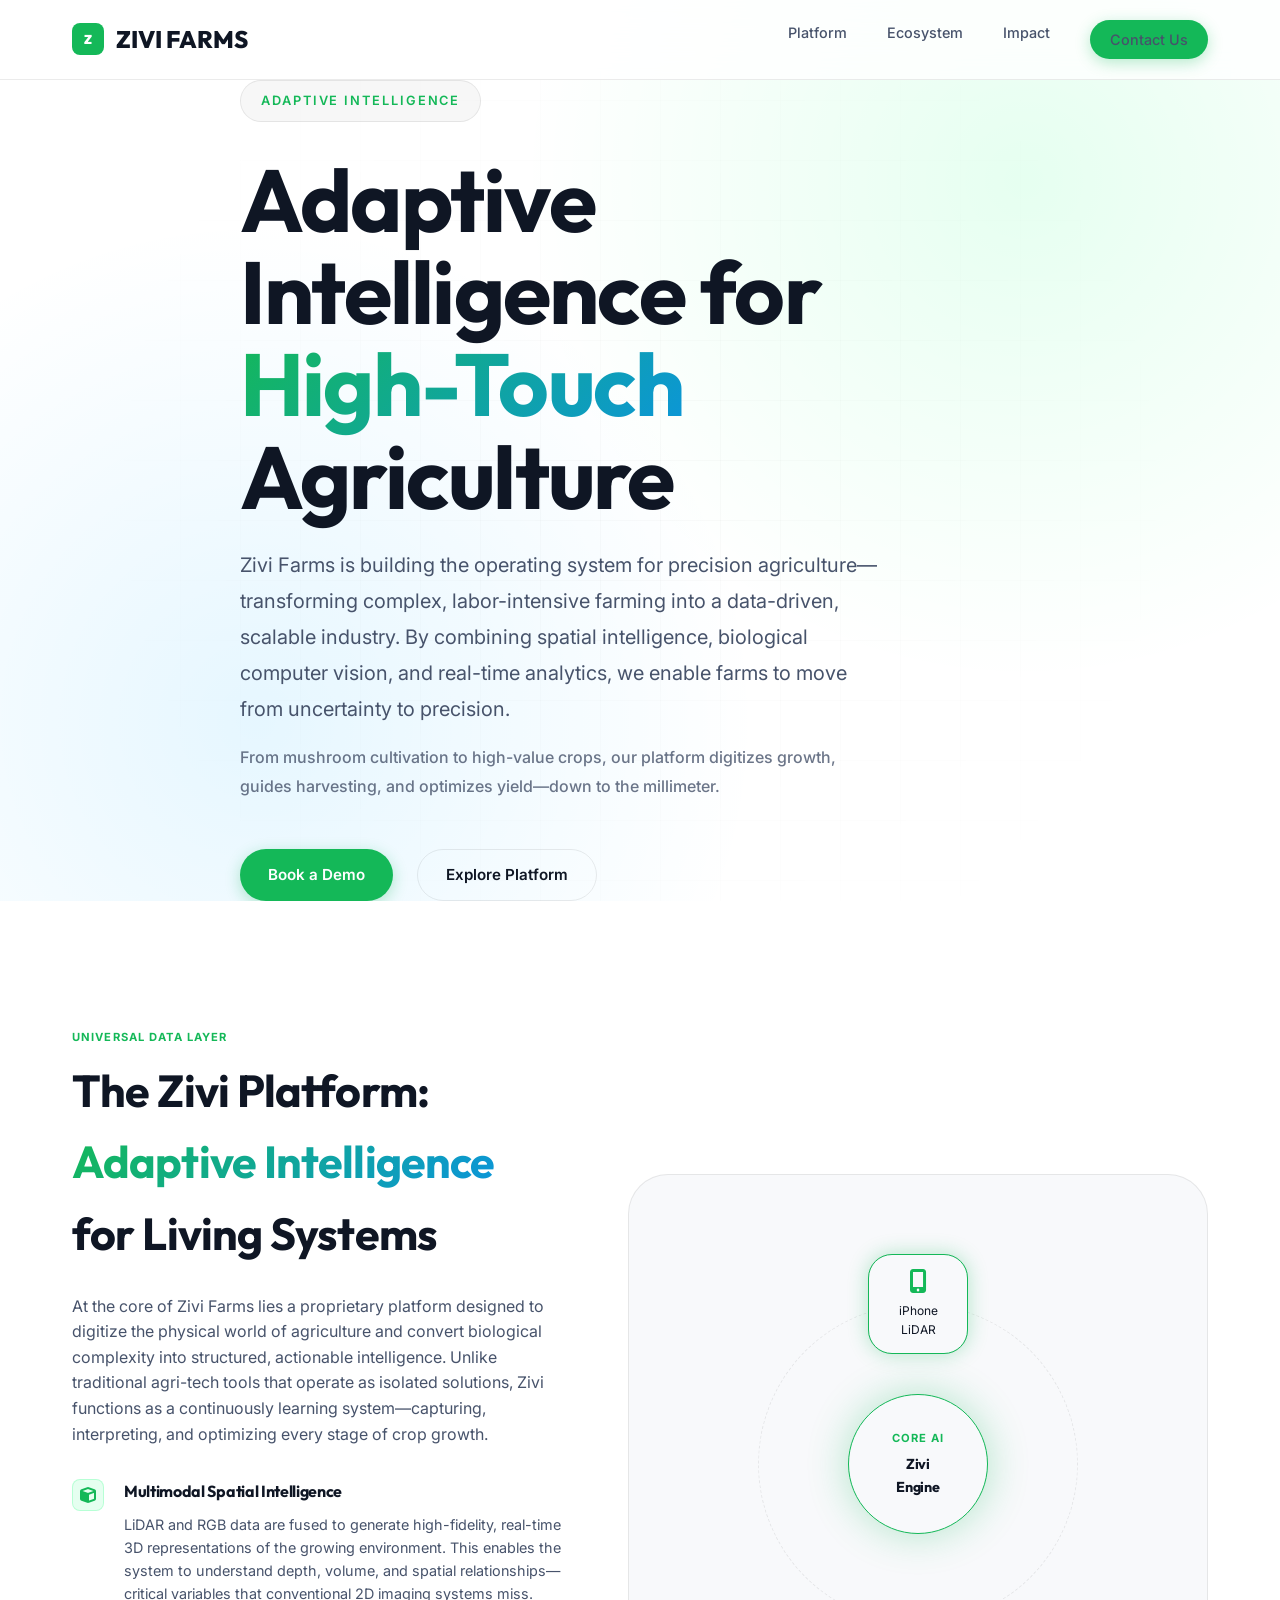
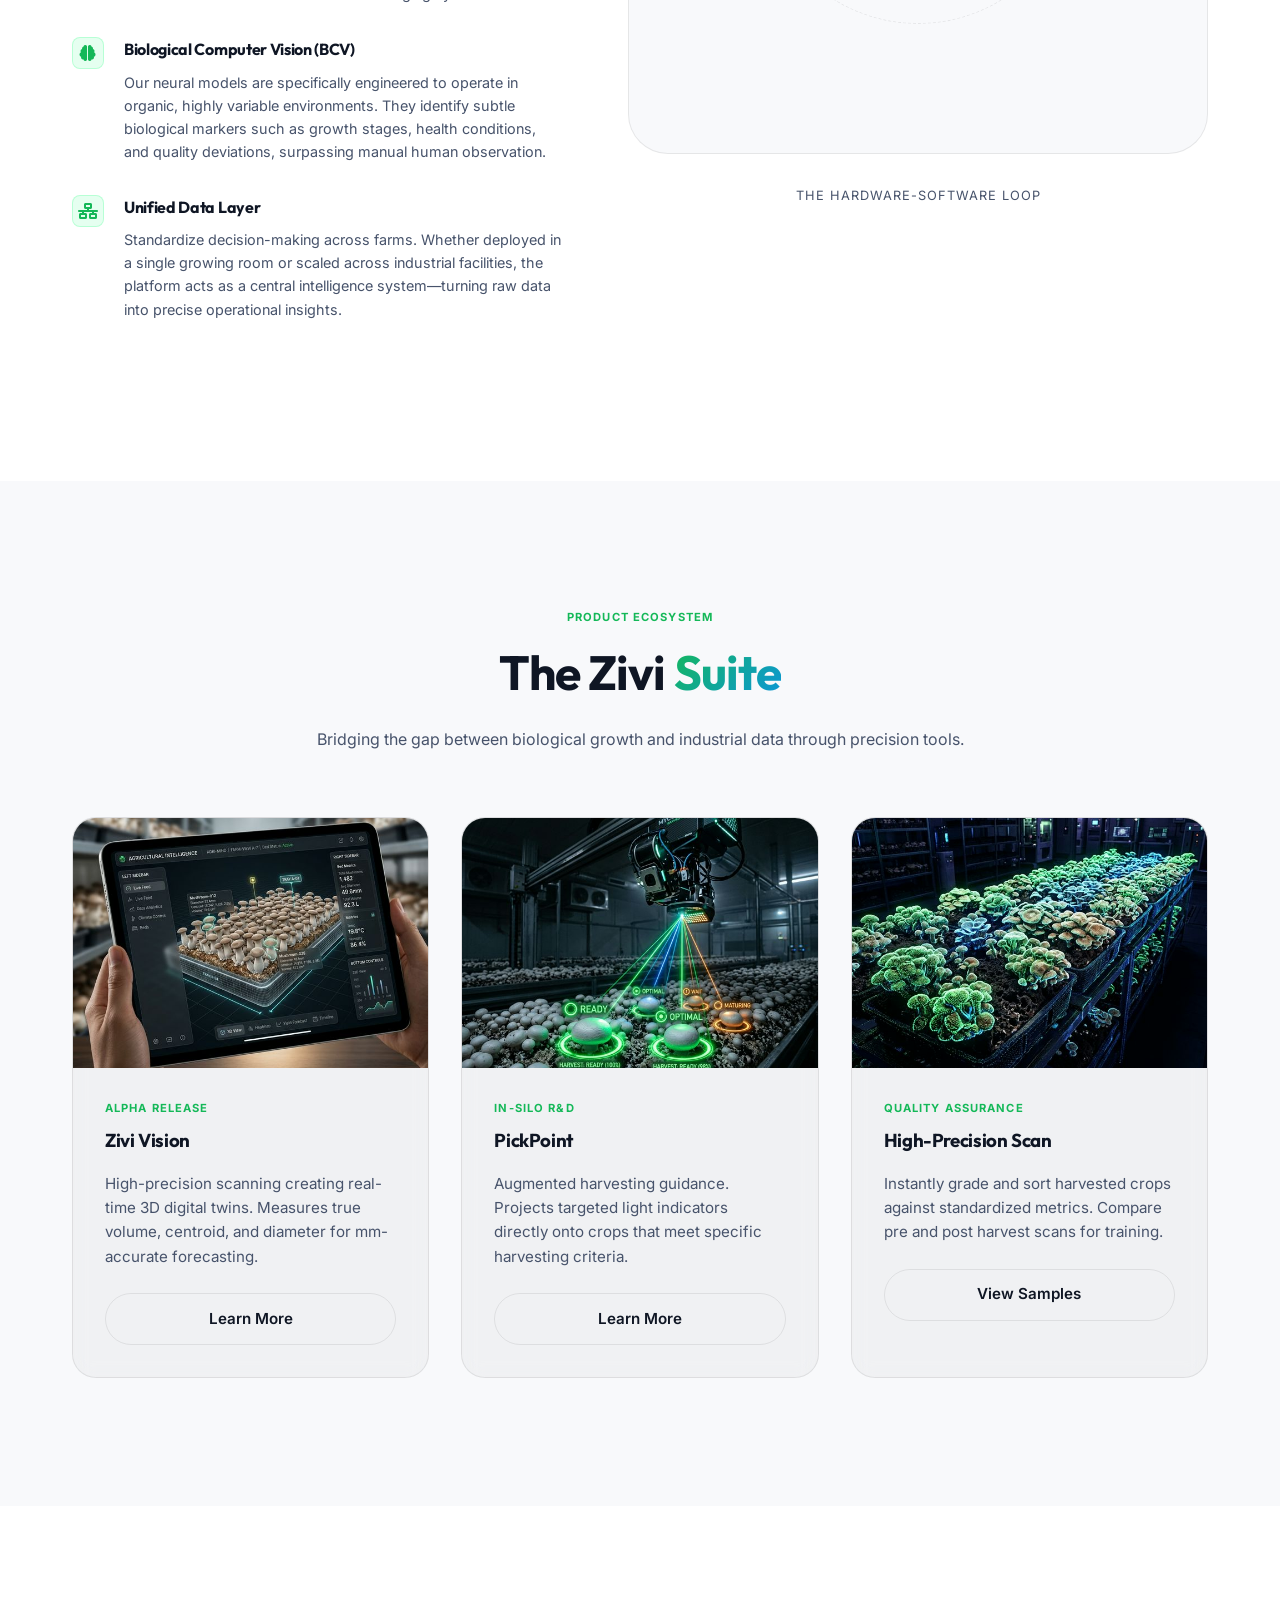
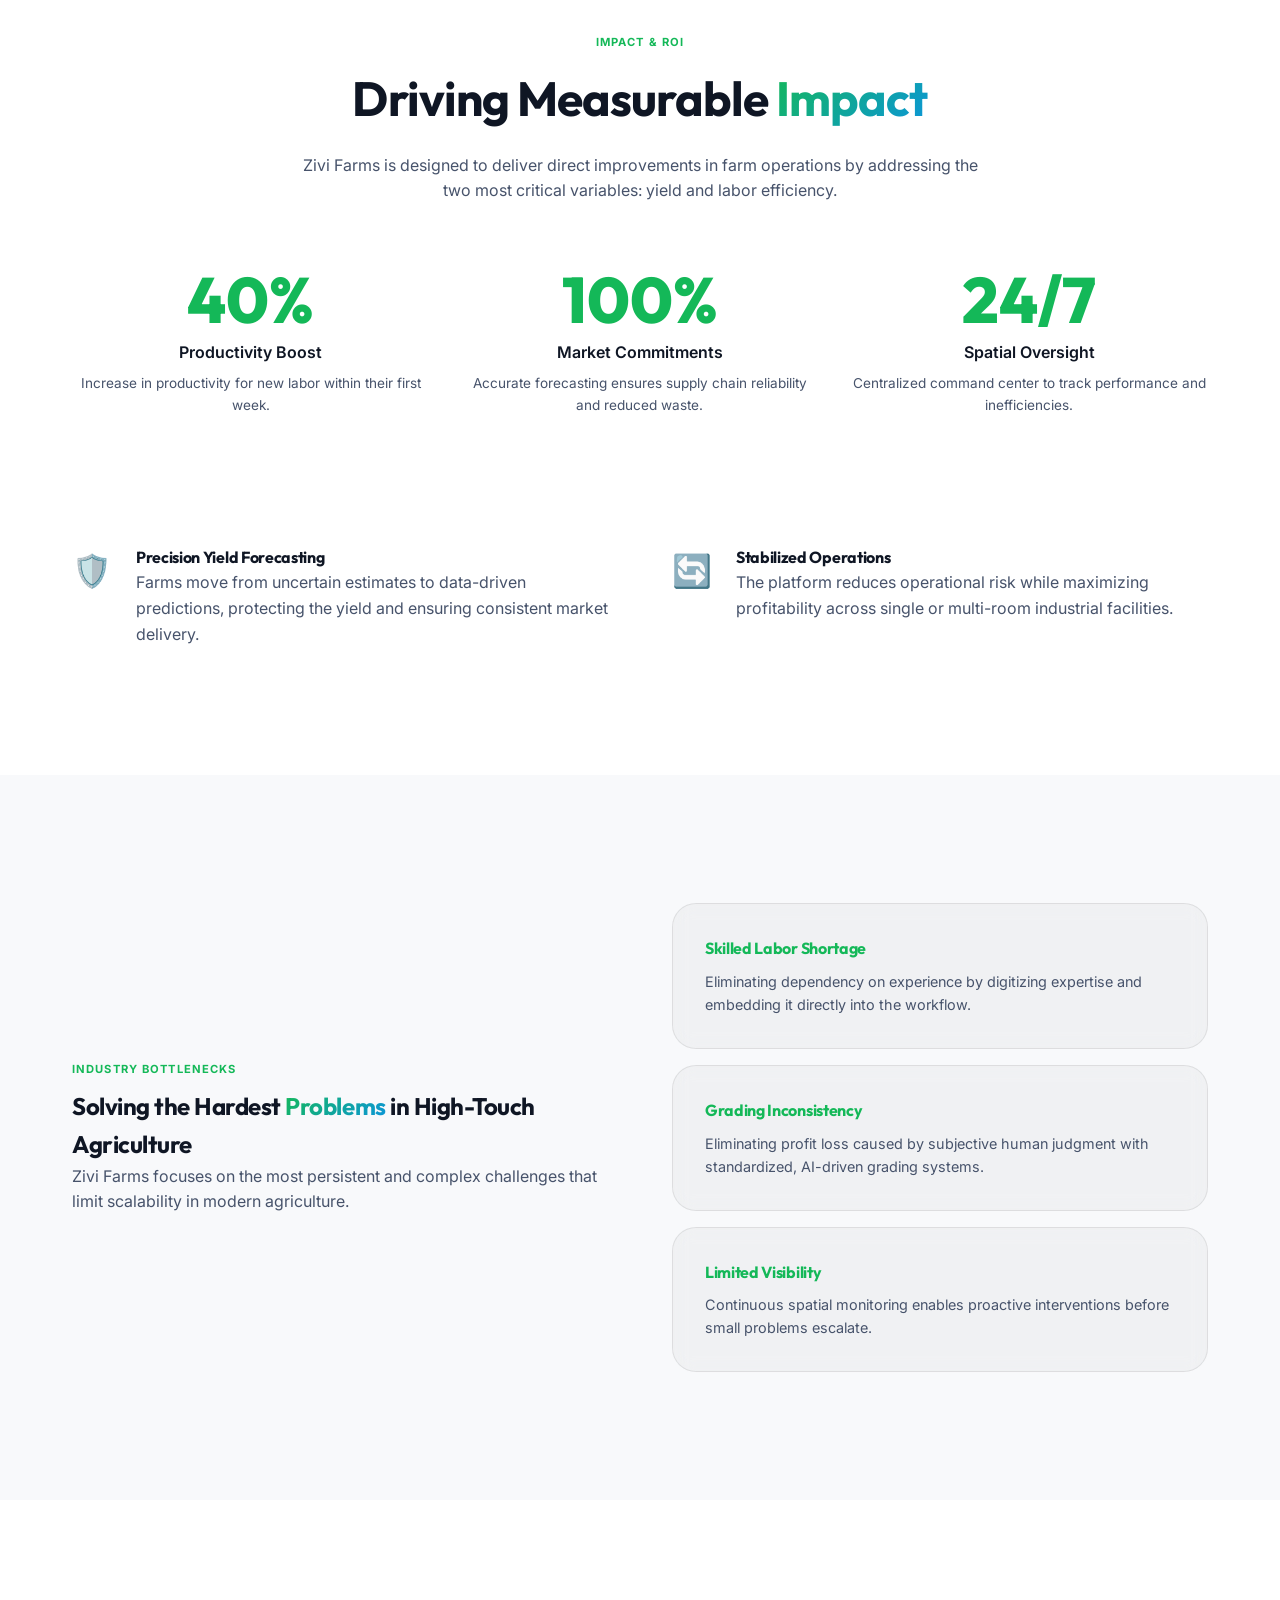
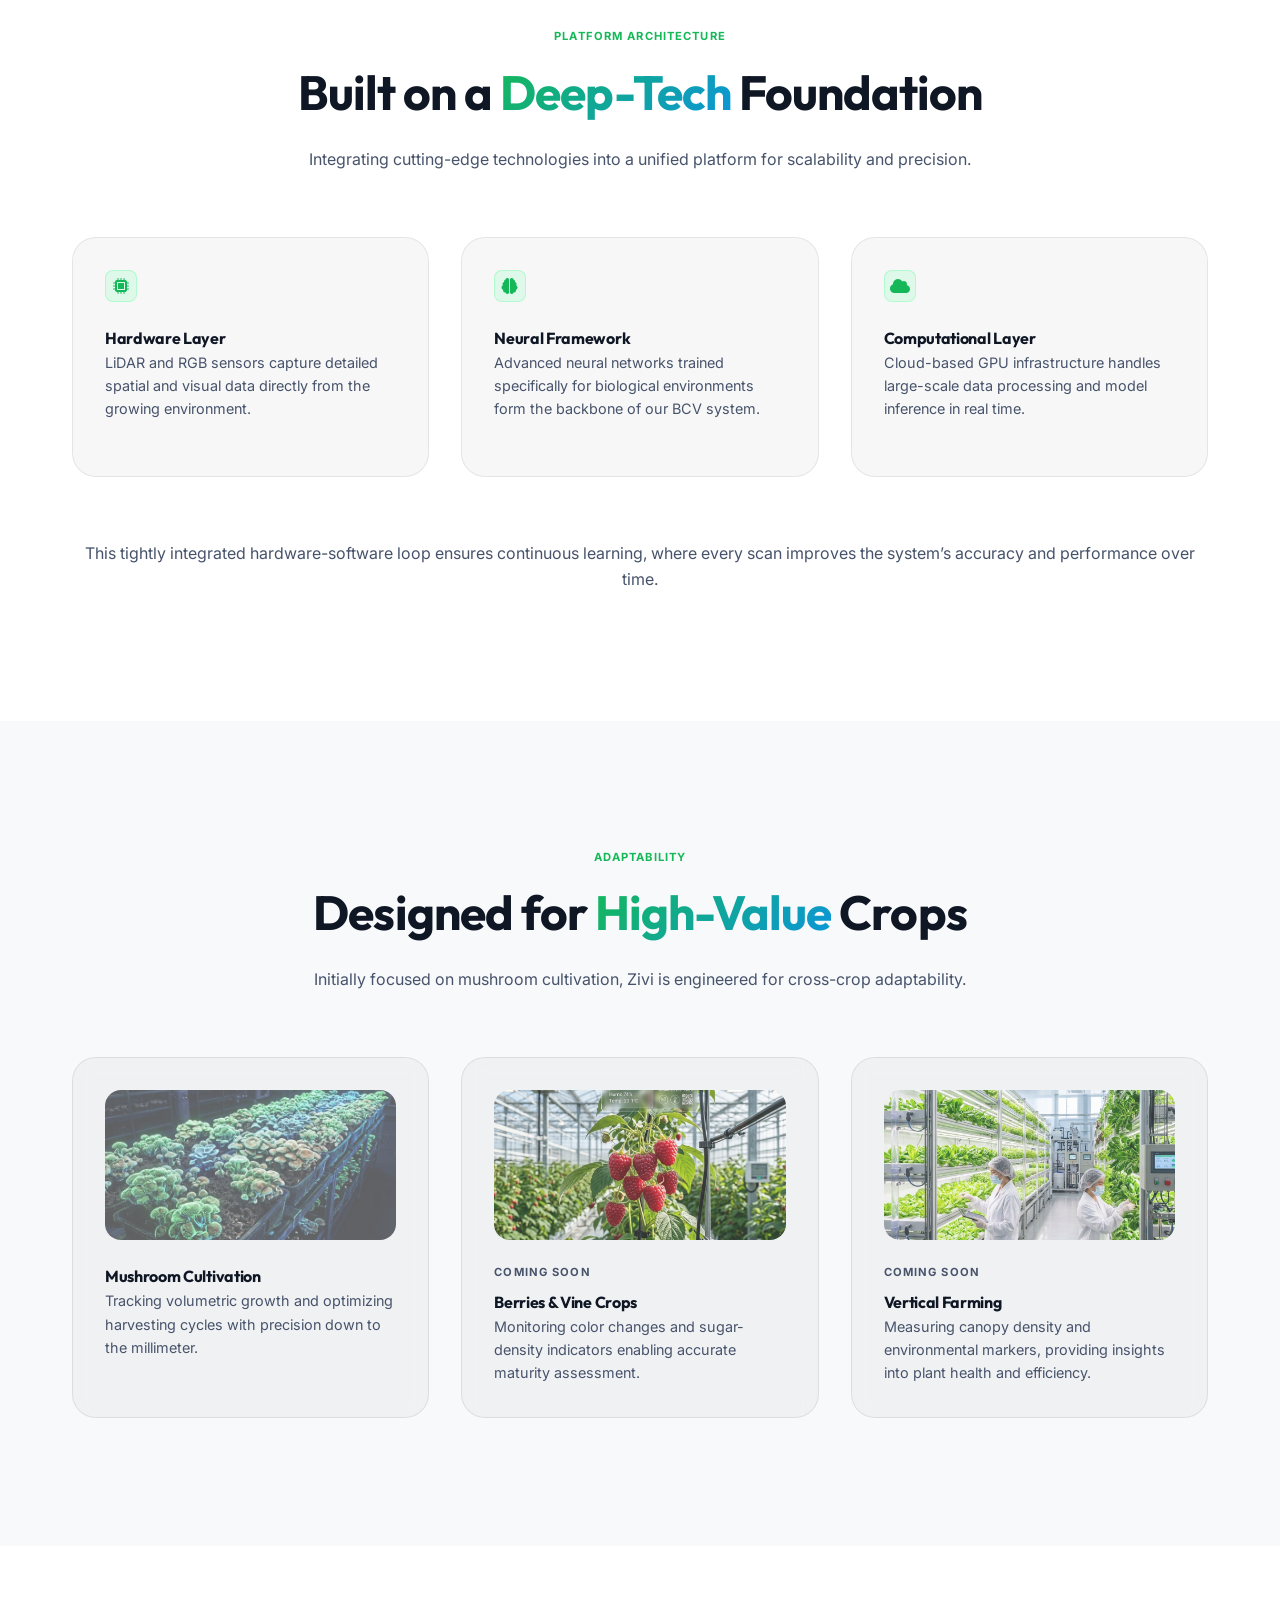
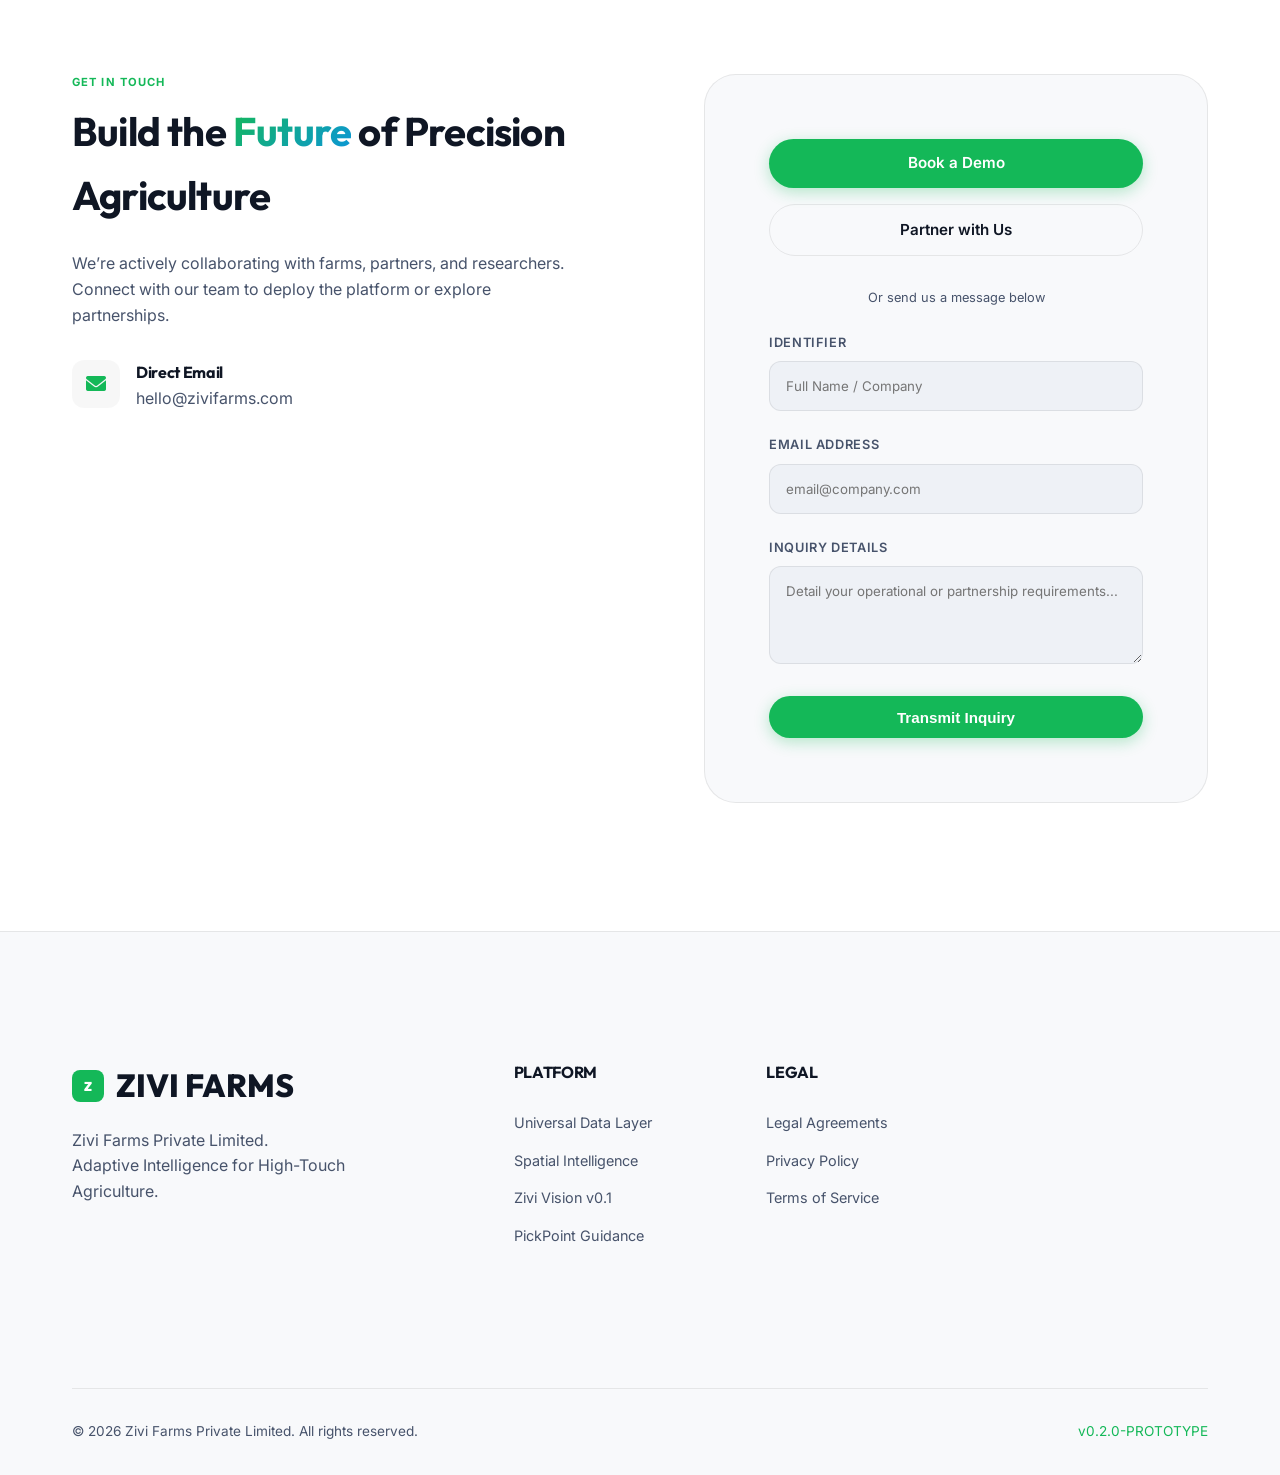
<file: ZiviFarmsWebsite/index.html>
<!DOCTYPE html>
<html lang="en">
<head>
    <meta charset="UTF-8">
    <meta name="viewport" content="width=device-width, initial-scale=1.0">
    <meta name="description" content="Zivi Farms | Adaptive Intelligence for High-Touch Agriculture. Proprietary tech stack for digitizing physical environments.">
    <title>Zivi Farms | Adaptive Intelligence for High-Touch Agriculture</title>
    
    <!-- Custom CSS -->
    <link rel="stylesheet" href="css/style.css">
    <!-- Font Awesome for Icons -->
    <link rel="stylesheet" href="https://cdnjs.cloudflare.com/ajax/libs/font-awesome/6.0.0/css/all.min.css">
</head>
<body>

    <!-- Navigation -->
    <nav class="navbar">
        <div class="container nav-content">
            <a href="#" class="logo">
                <div class="logo-icon">Z</div>
                ZIVI FARMS
            </a>
            <button class="mobile-menu-btn" aria-label="Toggle Menu">
                <i class="fas fa-bars"></i>
            </button>
            <ul class="nav-links">
                <li><a href="#platform">Platform</a></li>
                <li><a href="#ecosystem">Ecosystem</a></li>
                <li><a href="#impact">Impact</a></li>
                <li><a href="#contact" class="btn btn-primary" style="padding: 0.5rem 1.25rem;">Contact Us</a></li>
            </ul>
        </div>
    </nav>

    <!-- Hero Section -->
    <section class="hero">
        <div class="hero-bg"></div>
        <div class="hero-grid"></div>
        <div class="container">
            <div class="hero-content reveal">
                <span class="badge">Adaptive Intelligence</span>
                <h1>Adaptive Intelligence for <br><span class="gradient-text">High-Touch</span> Agriculture</h1>
                <p>Zivi Farms is building the operating system for precision agriculture—transforming complex, labor-intensive farming into a data-driven, scalable industry. By combining spatial intelligence, biological computer vision, and real-time analytics, we enable farms to move from uncertainty to precision.</p>
                <p style="margin-top: -2rem; font-size: 1rem; opacity: 0.8; font-weight: 500;">From mushroom cultivation to high-value crops, our platform digitizes growth, guides harvesting, and optimizes yield—down to the millimeter.</p>
                <div class="hero-cta" style="margin-top: 2rem;">
                    <a href="#contact" class="btn btn-primary">Book a Demo</a>
                    <a href="#platform" class="btn btn-outline">Explore Platform</a>
                </div>
            </div>
        </div>
    </section>

    <!-- Platform Section -->
    <section id="platform" class="section-padding">
        <div class="container">
            <div class="grid-2">
                <div class="reveal">
                    <span class="ecosystem-status">UNIVERSAL DATA LAYER</span>
                    <h2 style="font-size: 2.8rem; margin-bottom: 1.5rem;">The Zivi Platform: <span class="gradient-text">Adaptive Intelligence</span> for Living Systems</h2>
                    <p class="text-dim">At the core of Zivi Farms lies a proprietary platform designed to digitize the physical world of agriculture and convert biological complexity into structured, actionable intelligence. Unlike traditional agri-tech tools that operate as isolated solutions, Zivi functions as a continuously learning system—capturing, interpreting, and optimizing every stage of crop growth.</p>
                    
                    <ul class="feature-list">
                        <li class="feature-item">
                            <div class="feature-icon"><i class="fas fa-cube"></i></div>
                            <div>
                                <h4>Multimodal Spatial Intelligence</h4>
                                <p>LiDAR and RGB data are fused to generate high-fidelity, real-time 3D representations of the growing environment. This enables the system to understand depth, volume, and spatial relationships—critical variables that conventional 2D imaging systems miss.</p>
                            </div>
                        </li>
                        <li class="feature-item">
                            <div class="feature-icon"><i class="fas fa-brain"></i></div>
                            <div>
                                <h4>Biological Computer Vision (BCV)</h4>
                                <p>Our neural models are specifically engineered to operate in organic, highly variable environments. They identify subtle biological markers such as growth stages, health conditions, and quality deviations, surpassing manual human observation.</p>
                            </div>
                        </li>
                        <li class="feature-item">
                            <div class="feature-icon"><i class="fas fa-network-wired"></i></div>
                            <div>
                                <h4>Unified Data Layer</h4>
                                <p>Standardize decision-making across farms. Whether deployed in a single growing room or scaled across industrial facilities, the platform acts as a central intelligence system—turning raw data into precise operational insights.</p>
                            </div>
                        </li>
                    </ul>
                </div>
                
                <div class="reveal">
                    <div class="loop-wrapper">
                        <div class="loop-container">
                            <div class="loop-center">
                                <span>Core AI</span>
                                <h4>Zivi <br>Engine</h4>
                            </div>
                            
                            <div class="node-rotator" data-node="1">
                                <div class="loop-node">
                                    <i class="fas fa-mobile-alt"></i>
                                    <span>iPhone <br>LiDAR</span>
                                </div>
                            </div>
                            
                            <div class="node-rotator" data-node="2">
                                <div class="loop-node">
                                    <i class="fas fa-cloud"></i>
                                    <span>Cloud/GPU <br>Layer</span>
                                </div>
                            </div>
                            
                            <div class="node-rotator" data-node="3">
                                <div class="loop-node">
                                    <i class="fas fa-chart-line"></i>
                                    <span>Dashboard <br>Priority</span>
                                </div>
                            </div>

                            <div class="loop-orbit"></div>
                            <div class="loop-particle"></div>
                        </div>
                    </div>
                    <p class="text-dim text-center" style="margin-top: 2rem; font-size: 0.8rem; letter-spacing: 1px;">THE HARDWARE-SOFTWARE LOOP</p>
                </div>
            </div>
        </div>
    </section>

    <!-- Ecosystem Section -->
    <section id="ecosystem" class="section-padding" style="background: var(--color-surface);">
        <div class="container">
            <div class="section-header reveal">
                <span class="ecosystem-status">Product Ecosystem</span>
                <h2>The Zivi <span class="gradient-text">Suite</span></h2>
                <p class="text-dim">Bridging the gap between biological growth and industrial data through precision tools.</p>
            </div>
            
            <div class="grid-3">
                <!-- Zivi Vision -->
                <div class="glass-card ecosystem-card reveal">
                    <div class="ecosystem-img-wrapper">
                        <img src="assets/vision.png" alt="Zivi Vision Interface" class="ecosystem-img">
                    </div>
                    <div class="ecosystem-body">
                        <span class="ecosystem-status">ALPHA RELEASE</span>
                        <h3>Zivi Vision</h3>
                        <p>High-precision scanning creating real-time 3D digital twins. Measures true volume, centroid, and diameter for mm-accurate forecasting.</p>
                        <a href="#contact" class="btn btn-outline" style="width: 100%; justify-content: center;">Learn More</a>
                    </div>
                </div>
                
                <!-- PickPoint -->
                <div class="glass-card ecosystem-card reveal" style="transition-delay: 0.1s;">
                    <div class="ecosystem-img-wrapper">
                        <img src="assets/pickpoint.png" alt="PickPoint System" class="ecosystem-img">
                    </div>
                    <div class="ecosystem-body">
                        <span class="ecosystem-status">IN-SILO R&D</span>
                        <h3>PickPoint</h3>
                        <p>Augmented harvesting guidance. Projects targeted light indicators directly onto crops that meet specific harvesting criteria.</p>
                        <a href="#contact" class="btn btn-outline" style="width: 100%; justify-content: center;">Learn More</a>
                    </div>
                </div>

                <!-- 3D Scan Demo -->
                <div class="glass-card ecosystem-card reveal" style="transition-delay: 0.2s;">
                    <div class="ecosystem-img-wrapper">
                        <img src="assets/scan.png" alt="3D Scan Data" class="ecosystem-img">
                    </div>
                    <div class="ecosystem-body">
                        <span class="ecosystem-status">QUALITY ASSURANCE</span>
                        <h3>High-Precision Scan</h3>
                        <p>Instantly grade and sort harvested crops against standardized metrics. Compare pre and post harvest scans for training.</p>
                        <a href="#contact" class="btn btn-outline" style="width: 100%; justify-content: center;">View Samples</a>
                    </div>
                </div>
            </div>
        </div>
    </section>

    <!-- Impact Section -->
    <section id="impact" class="section-padding">
        <div class="container">
            <div class="section-header reveal">
                <span class="ecosystem-status">IMPACT & ROI</span>
                <h2>Driving Measurable <span class="gradient-text">Impact</span></h2>
                <p class="text-dim">Zivi Farms is designed to deliver direct improvements in farm operations by addressing the two most critical variables: yield and labor efficiency.</p>
            </div>
            
            <div class="impact-stats reveal">
                <div class="stat-card">
                    <div class="stat-value">40%</div>
                    <div class="stat-label">Productivity Boost</div>
                    <p class="stat-desc">Increase in productivity for new labor within their first week.</p>
                </div>
                <div class="stat-card">
                    <div class="stat-value">100%</div>
                    <div class="stat-label">Market Commitments</div>
                    <p class="stat-desc">Accurate forecasting ensures supply chain reliability and reduced waste.</p>
                </div>
                <div class="stat-card">
                    <div class="stat-value">24/7</div>
                    <div class="stat-label">Spatial Oversight</div>
                    <p class="stat-desc">Centralized command center to track performance and inefficiencies.</p>
                </div>
            </div>

            <div class="impact-points">
                <div class="impact-point reveal">
                    <div class="impact-point-icon">🛡️</div>
                    <div>
                        <h4>Precision Yield Forecasting</h4>
                        <p class="text-dim">Farms move from uncertain estimates to data-driven predictions, protecting the yield and ensuring consistent market delivery.</p>
                    </div>
                </div>
                <div class="impact-point reveal" style="transition-delay: 0.1s;">
                    <div class="impact-point-icon">🔄</div>
                    <div>
                        <h4>Stabilized Operations</h4>
                        <p class="text-dim">The platform reduces operational risk while maximizing profitability across single or multi-room industrial facilities.</p>
                    </div>
                </div>
            </div>
        </div>
    </section>

    <!-- Challenges Section -->
    <section class="section-padding" style="background: var(--color-surface);">
        <div class="container">
            <div class="grid-2">
                <div class="reveal">
                    <span class="ecosystem-status">INDUSTRY BOTTLENECKS</span>
                    <h2>Solving the Hardest <span class="gradient-text">Problems</span> in High-Touch Agriculture</h2>
                    <p class="text-dim">Zivi Farms focuses on the most persistent and complex challenges that limit scalability in modern agriculture.</p>
                </div>
                <div class="reveal">
                    <div class="glass-card" style="margin-bottom: 1rem;">
                        <h4 style="color: var(--color-primary); margin-bottom: 0.5rem;">Skilled Labor Shortage</h4>
                        <p class="text-dim" style="font-size: 0.9rem;">Eliminating dependency on experience by digitizing expertise and embedding it directly into the workflow.</p>
                    </div>
                    <div class="glass-card" style="margin-bottom: 1rem;">
                        <h4 style="color: var(--color-primary); margin-bottom: 0.5rem;">Grading Inconsistency</h4>
                        <p class="text-dim" style="font-size: 0.9rem;">Eliminating profit loss caused by subjective human judgment with standardized, AI-driven grading systems.</p>
                    </div>
                    <div class="glass-card">
                        <h4 style="color: var(--color-primary); margin-bottom: 0.5rem;">Limited Visibility</h4>
                        <p class="text-dim" style="font-size: 0.9rem;">Continuous spatial monitoring enables proactive interventions before small problems escalate.</p>
                    </div>
                </div>
            </div>
        </div>
    </section>

    <!-- Technology Stack Section -->
    <section class="section-padding">
        <div class="container">
            <div class="section-header reveal">
                <span class="ecosystem-status">PLATFORM ARCHITECTURE</span>
                <h2>Built on a <span class="gradient-text">Deep-Tech</span> Foundation</h2>
                <p class="text-dim">Integrating cutting-edge technologies into a unified platform for scalability and precision.</p>
            </div>
            
            <div class="grid-3 reveal">
                <div class="glass-card ecosystem-card">
                    <div class="ecosystem-body">
                        <div class="feature-icon" style="margin-bottom: 1.5rem;"><i class="fas fa-microchip"></i></div>
                        <h4>Hardware Layer</h4>
                        <p class="text-dim" style="font-size: 0.9rem;">LiDAR and RGB sensors capture detailed spatial and visual data directly from the growing environment.</p>
                    </div>
                </div>
                <div class="glass-card ecosystem-card">
                    <div class="ecosystem-body">
                        <div class="feature-icon" style="margin-bottom: 1.5rem;"><i class="fas fa-brain"></i></div>
                        <h4>Neural Framework</h4>
                        <p class="text-dim" style="font-size: 0.9rem;">Advanced neural networks trained specifically for biological environments form the backbone of our BCV system.</p>
                    </div>
                </div>
                <div class="glass-card ecosystem-card">
                    <div class="ecosystem-body">
                        <div class="feature-icon" style="margin-bottom: 1.5rem;"><i class="fas fa-cloud"></i></div>
                        <h4>Computational Layer</h4>
                        <p class="text-dim" style="font-size: 0.9rem;">Cloud-based GPU infrastructure handles large-scale data processing and model inference in real time.</p>
                    </div>
                </div>
            </div>
            
            <div class="reveal text-center" style="margin-top: var(--space-lg);">
                <p class="text-dim">This tightly integrated hardware-software loop ensures continuous learning, where every scan improves the system’s accuracy and performance over time.</p>
            </div>
        </div>
    </section>

    <!-- Use Cases Section -->
    <section class="section-padding" style="background: var(--color-surface);">
        <div class="container">
            <div class="section-header reveal">
                <span class="ecosystem-status">ADAPTABILITY</span>
                <h2>Designed for <span class="gradient-text">High-Value</span> Crops</h2>
                <p class="text-dim">Initially focused on mushroom cultivation, Zivi is engineered for cross-crop adaptability.</p>
            </div>
            
            <div class="grid-3 reveal">
                <div class="glass-card">
                    <div style="height: 150px; border-radius: 16px; margin-bottom: 1.5rem; overflow: hidden;">
                        <img src="assets/scan.png" alt="Mushrooms" style="width: 100%; height: 100%; object-fit: cover; opacity: 0.6;">
                    </div>
                    <h4>Mushroom Cultivation</h4>
                    <p class="text-dim" style="font-size: 0.9rem;">Tracking volumetric growth and optimizing harvesting cycles with precision down to the millimeter.</p>
                </div>
                <div class="glass-card">
                    <div style="height: 150px; border-radius: 16px; margin-bottom: 1.5rem; overflow: hidden; position: relative;">
                        <img src="assets/berries_vine.png" alt="Berries & Vine Crops" style="width: 100%; height: 100%; object-fit: cover; opacity: 0.8;">
                    </div>
                    <span class="ecosystem-status" style="color: var(--color-text-dim);">COMING SOON</span>
                    <h4>Berries & Vine Crops</h4>
                    <p class="text-dim" style="font-size: 0.9rem;">Monitoring color changes and sugar-density indicators enabling accurate maturity assessment.</p>
                </div>
                <div class="glass-card">
                    <div style="height: 150px; border-radius: 16px; margin-bottom: 1.5rem; overflow: hidden; position: relative;">
                        <img src="assets/vertical_farming.png" alt="Vertical Farming" style="width: 100%; height: 100%; object-fit: cover; opacity: 0.8;">
                    </div>
                    <span class="ecosystem-status" style="color: var(--color-text-dim);">COMING SOON</span>
                    <h4>Vertical Farming</h4>
                    <p class="text-dim" style="font-size: 0.9rem;">Measuring canopy density and environmental markers, providing insights into plant health and efficiency.</p>
                </div>
            </div>
        </div>
    </section>

    <!-- Contact Section -->
    <section id="contact" class="section-padding">
        <div class="container">
            <div class="contact-grid">
                <div class="contact-info reveal">
                    <span class="ecosystem-status">GET IN TOUCH</span>
                    <h3>Build the <span class="gradient-text">Future</span> of Precision Agriculture</h3>
                    <p class="text-dim" style="margin-bottom: 2rem;">We’re actively collaborating with farms, partners, and researchers. Connect with our team to deploy the platform or explore partnerships.</p>
                    
                    <div class="contact-item">
                        <div class="contact-icon"><i class="fas fa-envelope"></i></div>
                        <div>
                            <h4>Direct Email</h4>
                            <p class="text-dim"><a href="mailto:hello@zivifarms.com" style="color: inherit; text-decoration: none;">hello@zivifarms.com</a></p>
                        </div>
                    </div>
                </div>
                
                <div class="reveal">
                    <div class="contact-form-wrapper">
                         <div style="margin-bottom: 2rem; text-align: center;">
                             <a href="mailto:hello@zivifarms.com" class="btn btn-primary" style="width: 100%; justify-content: center; margin-bottom: 1rem;">Book a Demo</a>
                             <a href="mailto:hello@zivifarms.com?subject=Partner%20Inquiry" class="btn btn-outline" style="width: 100%; justify-content: center;">Partner with Us</a>
                         </div>
                         <p class="text-dim text-center" style="font-size: 0.8rem;">Or send us a message below</p>
                        <form action="mailto:hello@zivifarms.com" method="POST" enctype="text/plain" style="margin-top: 1.5rem;">
                            <div class="form-group">
                                <label for="name">Identifier</label>
                                <input type="text" id="name" name="name" placeholder="Full Name / Company" required>
                            </div>
                            <div class="form-group">
                                <label for="email">Email Address</label>
                                <input type="email" id="email" name="email" placeholder="email@company.com" required>
                            </div>
                            <div class="form-group">
                                <label for="message">Inquiry Details</label>
                                <textarea id="message" name="message" rows="4" placeholder="Detail your operational or partnership requirements..." required></textarea>
                            </div>
                            <button type="submit" class="btn btn-primary" style="width: 100%; justify-content: center;">Transmit Inquiry</button>
                        </form>
                    </div>
                </div>
            </div>
        </div>
    </section>

    <!-- Footer -->
    <footer class="footer">
        <div class="container">
            <div class="footer-main">
                <div>
                    <a href="#" class="logo footer-logo">
                        <div class="logo-icon">Z</div>
                        ZIVI FARMS
                    </a>
                    <p class="text-dim" style="max-width: 300px;">Zivi Farms Private Limited. <br>Adaptive Intelligence for High-Touch Agriculture.</p>
                </div>
                <div class="footer-nav">
                    <h4>PLATFORM</h4>
                    <ul class="footer-links">
                        <li><a href="#platform">Universal Data Layer</a></li>
                        <li><a href="#platform">Spatial Intelligence</a></li>
                        <li><a href="#ecosystem">Zivi Vision v0.1</a></li>
                        <li><a href="#ecosystem">PickPoint Guidance</a></li>
                    </ul>
                </div>
                <div class="footer-nav">
                    <h4>LEGAL</h4>
                    <ul class="footer-links">
                        <li><a href="legal.html">Legal Agreements</a></li>
                        <li><a href="legal.html">Privacy Policy</a></li>
                        <li><a href="legal.html">Terms of Service</a></li>
                    </ul>
                </div>
            </div>
            <div class="footer-bottom">
                <p>&copy; 2026 Zivi Farms Private Limited. All rights reserved.</p>
                <div style="display: flex; gap: 1.5rem;">
                    <span style="color: var(--color-primary);">v0.2.0-PROTOTYPE</span>
                </div>
            </div>
        </div>
    </footer>

    <!-- Main JS -->
    <script src="js/main.js"></script>
</body>
</html>
</file>
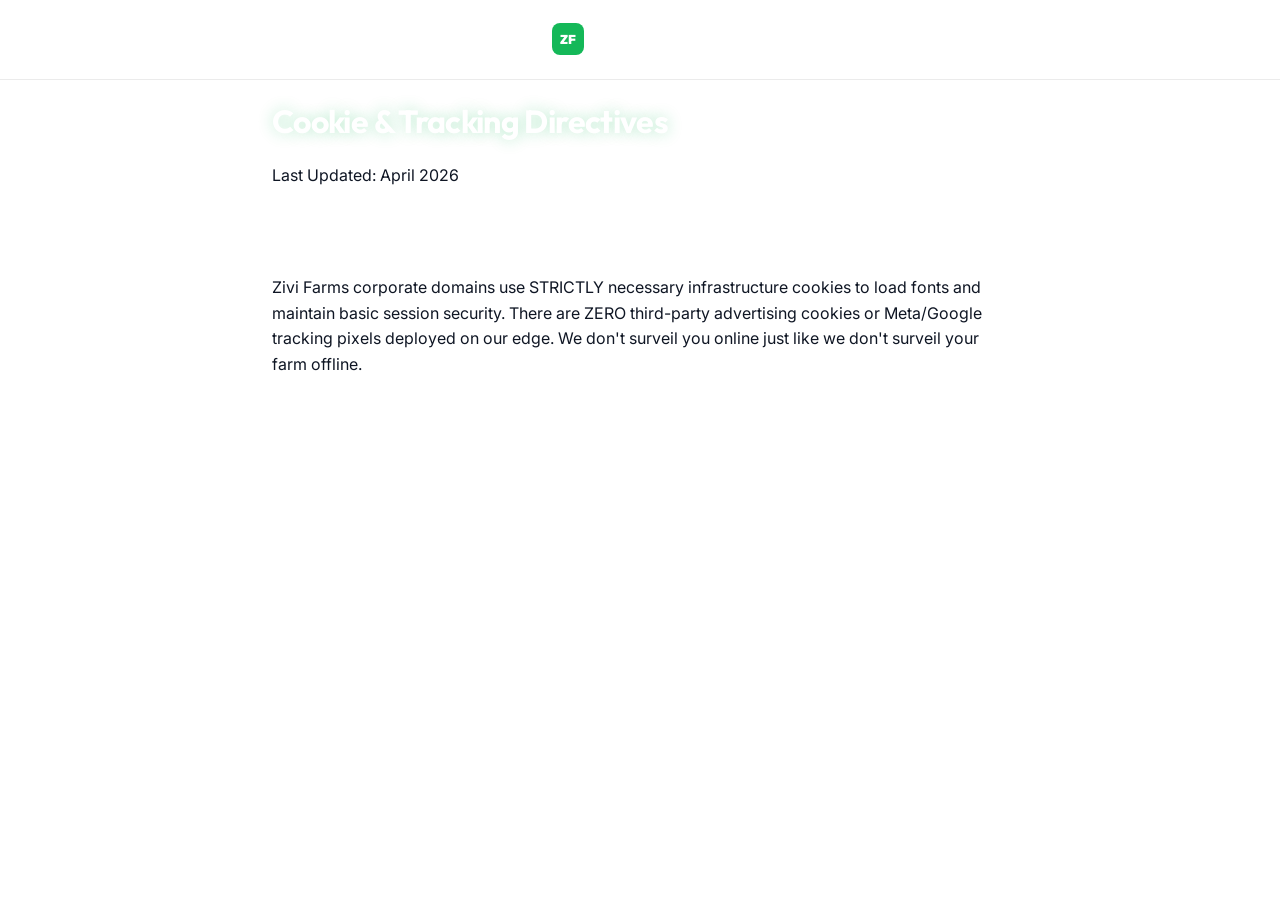
<file: ZiviFarmsWebsite/cookies.html>
<!DOCTYPE html>
<html lang="en">
<head>
    <meta charset="UTF-8">
    <meta name="viewport" content="width=device-width, initial-scale=1.0">
    <title>Cookie Policy | Zivi Farms</title>
    <link href="https://fonts.googleapis.com/css2?family=Poppins:wght@400;600;700&family=Inter:wght@400;500&display=swap" rel="stylesheet">
    <link rel="stylesheet" href="css/style.css">
    <style>.prose { max-width: 800px; margin: 0 auto; color: var(--color-text-secondary); padding: 4rem 2rem; } .prose h1, .prose h2 { color: white; margin-top: 2rem; margin-bottom: 1rem;} .prose ul { margin-left: 2rem; margin-bottom: 1rem; }</style>
</head>
<body>
    <nav class="navbar scrolled"><div class="container">
        <a href="index.html" class="logo" style="color:white;"><span class="logo-icon">ZF</span>ZIVI FARMS</a>
    </div></nav>
    <main class="prose">
        <h1 class="neon-text">Cookie & Tracking Directives</h1>
        <p>Last Updated: April 2026</p>
        
        <h2>1. Tracker Independence</h2>
        <p>Zivi Farms corporate domains use STRICTLY necessary infrastructure cookies to load fonts and maintain basic session security. There are ZERO third-party advertising cookies or Meta/Google tracking pixels deployed on our edge. We don't surveil you online just like we don't surveil your farm offline.</p>
    </main>
</body>
</html>
</file>
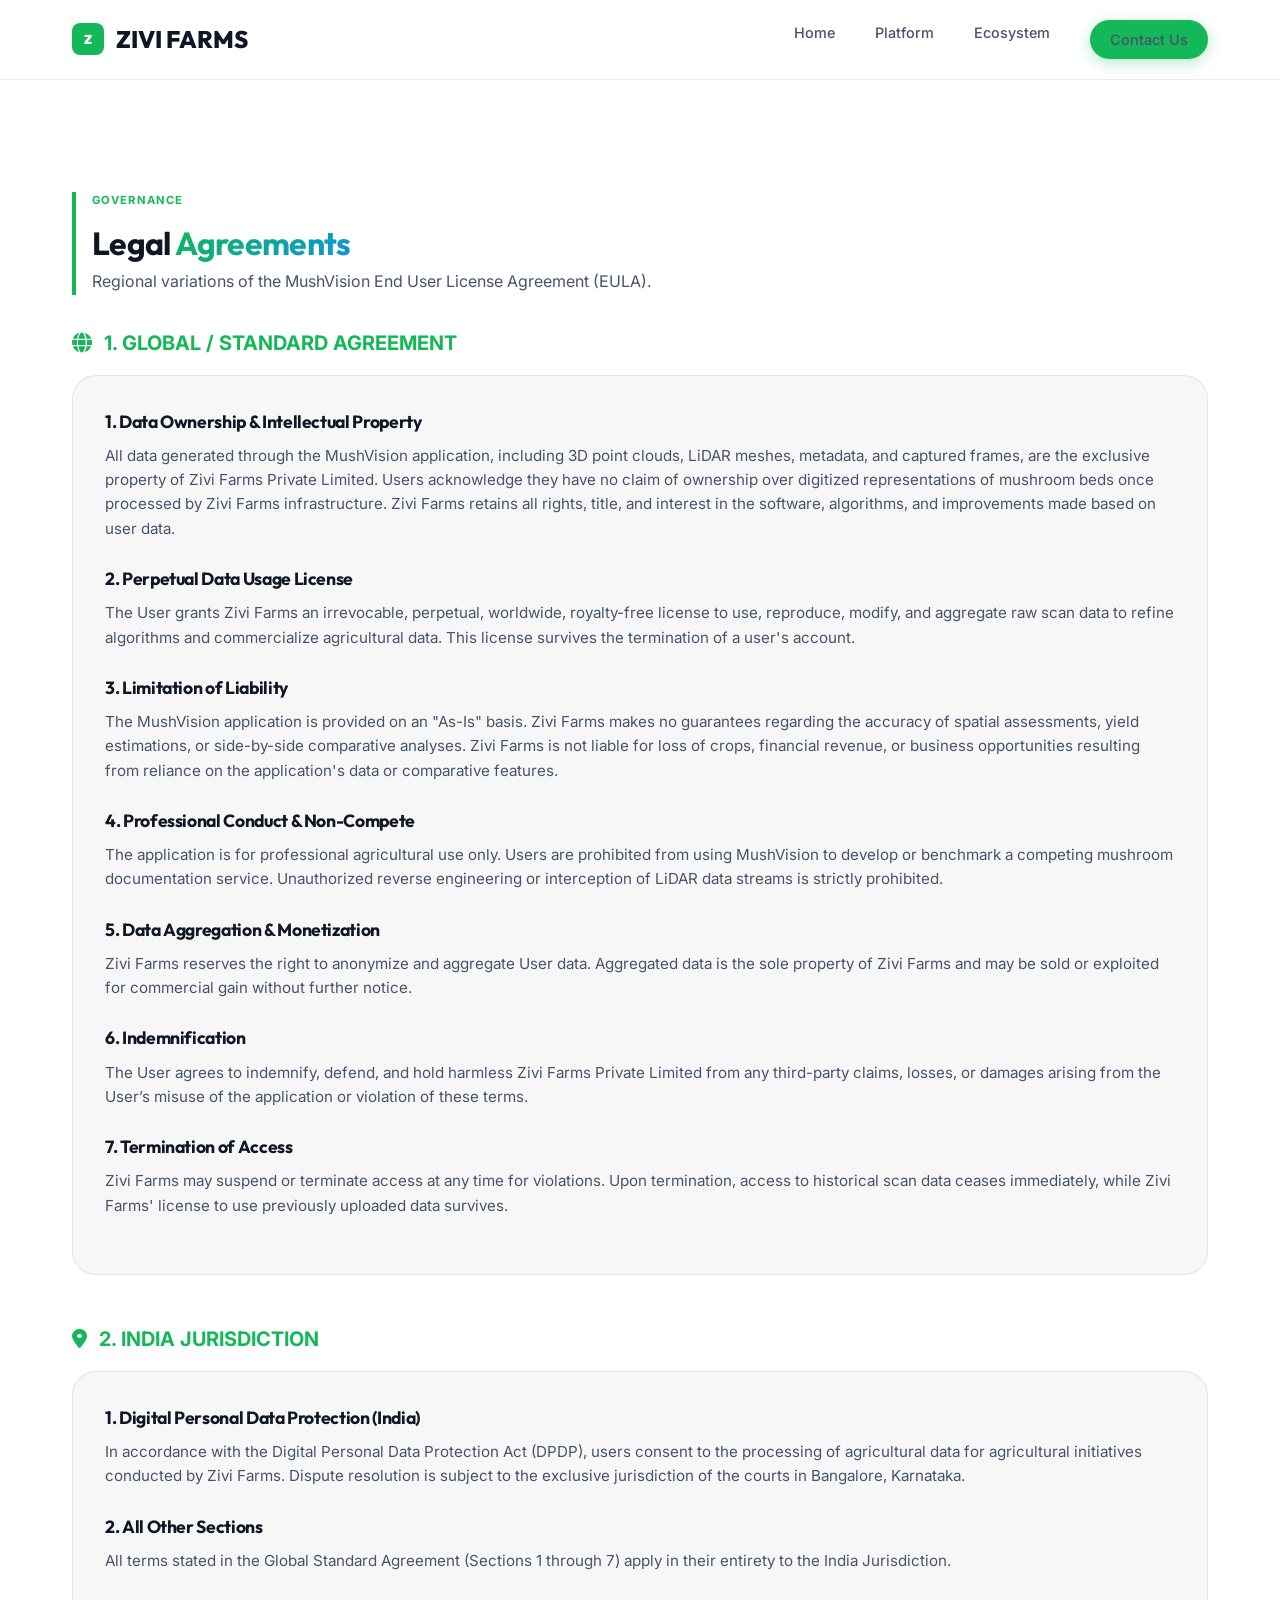
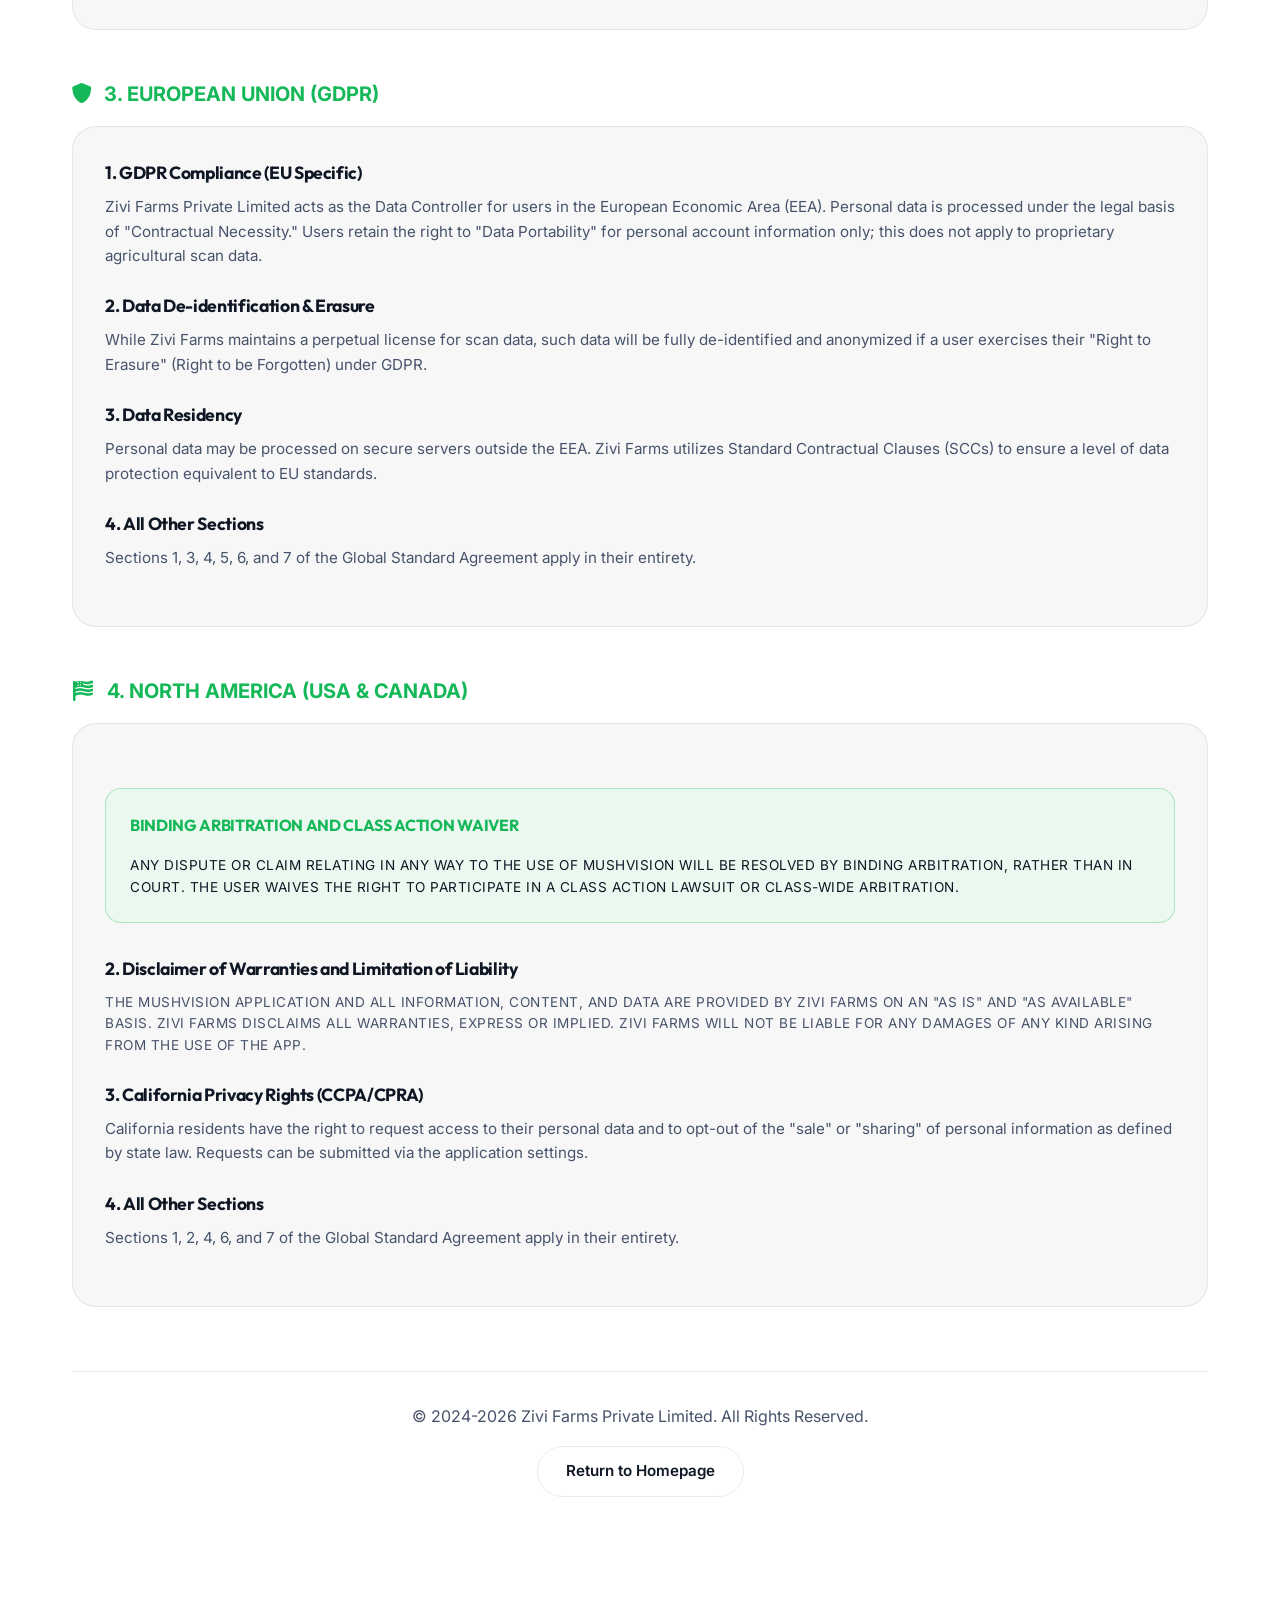
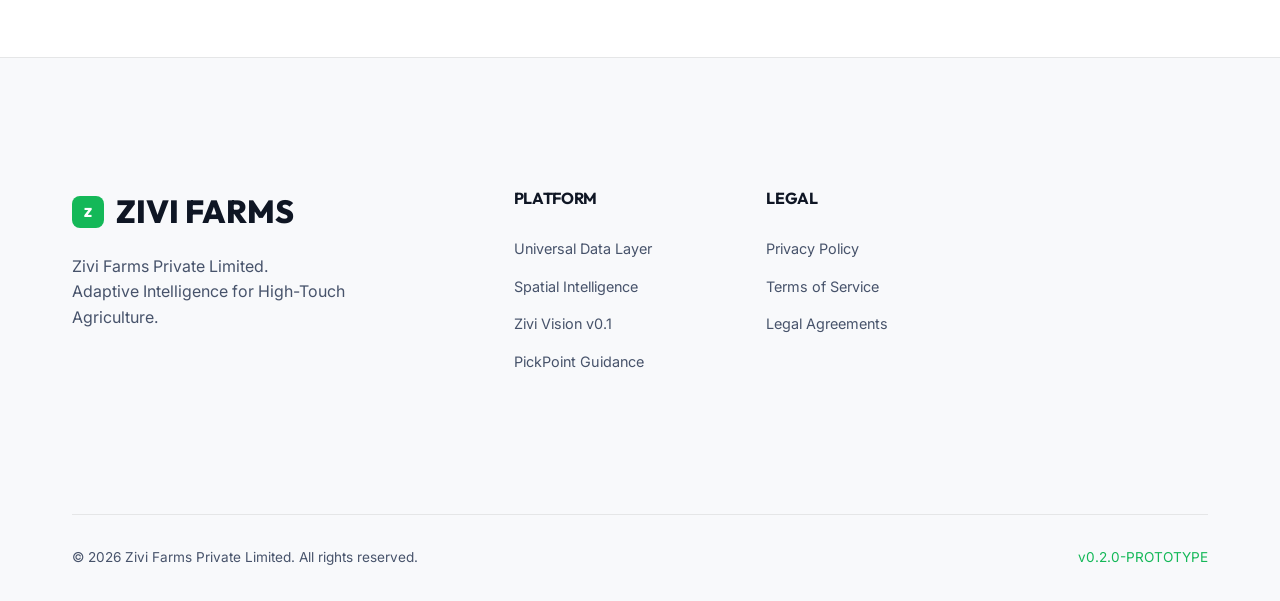
<file: ZiviFarmsWebsite/legal.html>
<!DOCTYPE html>
<html lang="en">
<head>
    <meta charset="UTF-8">
    <meta name="viewport" content="width=device-width, initial-scale=1.0">
    <meta name="description" content="Zivi Farms | Legal Agreements. Data ownership, usage, and regional jurisdiction terms.">
    <title>Legal Agreements | Zivi Farms</title>
    
    <!-- Custom CSS -->
    <link rel="stylesheet" href="css/style.css">
    <!-- Font Awesome for Icons -->
    <link rel="stylesheet" href="https://cdnjs.cloudflare.com/ajax/libs/font-awesome/6.0.0/css/all.min.css">
    <style>
        .legal-section { margin-bottom: 3rem; }
        .legal-header { 
            border-left: 4px solid var(--color-primary); 
            padding-left: 1rem; 
            margin-bottom: 2rem;
        }
        .jurisdiction-card { margin-bottom: 2rem; }
        .jurisdiction-title { 
            color: var(--color-primary); 
            font-size: 1.25rem; 
            font-weight: 700;
            margin-bottom: 1rem;
            display: flex;
            align-items: center;
            gap: 0.75rem;
        }
        .legal-point { margin-bottom: 1.5rem; }
        .legal-point h4 { color: var(--color-text); margin-bottom: 0.5rem; font-size: 1.1rem; }
        .legal-point p { font-size: 0.95rem; line-height: 1.6; }
        .highlight-box {
            background: hsla(145, 100%, 50%, 0.05);
            border: 1px solid var(--color-primary-glow);
            padding: 1.5rem;
            border-radius: 16px;
            margin: 2rem 0;
        }
    </style>
</head>
<body>

    <!-- Navigation -->
    <nav class="navbar" style="background: rgba(10, 10, 12, 0.95);">
        <div class="container nav-content">
            <a href="index.html" class="logo">
                <div class="logo-icon">Z</div>
                ZIVI FARMS
            </a>
            <ul class="nav-links">
                <li><a href="index.html">Home</a></li>
                <li><a href="index.html#platform">Platform</a></li>
                <li><a href="index.html#ecosystem">Ecosystem</a></li>
                <li><a href="index.html#contact" class="btn btn-primary" style="padding: 0.5rem 1.25rem;">Contact Us</a></li>
            </ul>
        </div>
    </nav>

    <main class="section-padding" style="margin-top: 4rem;">
        <div class="container">
            <div class="legal-header reveal">
                <span class="ecosystem-status">GOVERNANCE</span>
                <h1>Legal <span class="gradient-text">Agreements</span></h1>
                <p class="text-dim">Regional variations of the MushVision End User License Agreement (EULA).</p>
            </div>

            <!-- Global Agreement -->
            <section class="legal-section reveal">
                <div class="jurisdiction-title">
                    <i class="fas fa-globe"></i> 1. GLOBAL / STANDARD AGREEMENT
                </div>
                <div class="glass-card">
                    <div class="legal-point">
                        <h4>1. Data Ownership & Intellectual Property</h4>
                        <p class="text-dim">All data generated through the MushVision application, including 3D point clouds, LiDAR meshes, metadata, and captured frames, are the exclusive property of Zivi Farms Private Limited. Users acknowledge they have no claim of ownership over digitized representations of mushroom beds once processed by Zivi Farms infrastructure. Zivi Farms retains all rights, title, and interest in the software, algorithms, and improvements made based on user data.</p>
                    </div>
                    <div class="legal-point">
                        <h4>2. Perpetual Data Usage License</h4>
                        <p class="text-dim">The User grants Zivi Farms an irrevocable, perpetual, worldwide, royalty-free license to use, reproduce, modify, and aggregate raw scan data to refine algorithms and commercialize agricultural data. This license survives the termination of a user's account.</p>
                    </div>
                    <div class="legal-point">
                        <h4>3. Limitation of Liability</h4>
                        <p class="text-dim">The MushVision application is provided on an "As-Is" basis. Zivi Farms makes no guarantees regarding the accuracy of spatial assessments, yield estimations, or side-by-side comparative analyses. Zivi Farms is not liable for loss of crops, financial revenue, or business opportunities resulting from reliance on the application's data or comparative features.</p>
                    </div>
                    <div class="legal-point">
                        <h4>4. Professional Conduct & Non-Compete</h4>
                        <p class="text-dim">The application is for professional agricultural use only. Users are prohibited from using MushVision to develop or benchmark a competing mushroom documentation service. Unauthorized reverse engineering or interception of LiDAR data streams is strictly prohibited.</p>
                    </div>
                    <div class="legal-point">
                        <h4>5. Data Aggregation & Monetization</h4>
                        <p class="text-dim">Zivi Farms reserves the right to anonymize and aggregate User data. Aggregated data is the sole property of Zivi Farms and may be sold or exploited for commercial gain without further notice.</p>
                    </div>
                    <div class="legal-point">
                        <h4>6. Indemnification</h4>
                        <p class="text-dim">The User agrees to indemnify, defend, and hold harmless Zivi Farms Private Limited from any third-party claims, losses, or damages arising from the User’s misuse of the application or violation of these terms.</p>
                    </div>
                    <div class="legal-point">
                        <h4>7. Termination of Access</h4>
                        <p class="text-dim">Zivi Farms may suspend or terminate access at any time for violations. Upon termination, access to historical scan data ceases immediately, while Zivi Farms' license to use previously uploaded data survives.</p>
                    </div>
                </div>
            </section>

            <!-- India Jurisdiction -->
            <section class="legal-section reveal">
                <div class="jurisdiction-title">
                    <i class="fas fa-map-marker-alt"></i> 2. INDIA JURISDICTION
                </div>
                <div class="glass-card">
                    <div class="legal-point">
                        <h4>1. Digital Personal Data Protection (India)</h4>
                        <p class="text-dim">In accordance with the Digital Personal Data Protection Act (DPDP), users consent to the processing of agricultural data for agricultural initiatives conducted by Zivi Farms. Dispute resolution is subject to the exclusive jurisdiction of the courts in Bangalore, Karnataka.</p>
                    </div>
                    <div class="legal-point">
                        <h4>2. All Other Sections</h4>
                        <p class="text-dim">All terms stated in the Global Standard Agreement (Sections 1 through 7) apply in their entirety to the India Jurisdiction.</p>
                    </div>
                </div>
            </section>

            <!-- European Union -->
            <section class="legal-section reveal">
                <div class="jurisdiction-title">
                    <i class="fas fa-shield-alt"></i> 3. EUROPEAN UNION (GDPR)
                </div>
                <div class="glass-card">
                    <div class="legal-point">
                        <h4>1. GDPR Compliance (EU Specific)</h4>
                        <p class="text-dim">Zivi Farms Private Limited acts as the Data Controller for users in the European Economic Area (EEA). Personal data is processed under the legal basis of "Contractual Necessity." Users retain the right to "Data Portability" for personal account information only; this does not apply to proprietary agricultural scan data.</p>
                    </div>
                    <div class="legal-point">
                        <h4>2. Data De-identification & Erasure</h4>
                        <p class="text-dim">While Zivi Farms maintains a perpetual license for scan data, such data will be fully de-identified and anonymized if a user exercises their "Right to Erasure" (Right to be Forgotten) under GDPR.</p>
                    </div>
                    <div class="legal-point">
                        <h4>3. Data Residency</h4>
                        <p class="text-dim">Personal data may be processed on secure servers outside the EEA. Zivi Farms utilizes Standard Contractual Clauses (SCCs) to ensure a level of data protection equivalent to EU standards.</p>
                    </div>
                    <div class="legal-point">
                        <h4>4. All Other Sections</h4>
                        <p class="text-dim">Sections 1, 3, 4, 5, 6, and 7 of the Global Standard Agreement apply in their entirety.</p>
                    </div>
                </div>
            </section>

            <!-- North America -->
            <section class="legal-section reveal">
                <div class="jurisdiction-title">
                    <i class="fas fa-flag-usa"></i> 4. NORTH AMERICA (USA & CANADA)
                </div>
                <div class="glass-card">
                    <div class="highlight-box">
                        <h4 style="color: var(--color-primary); margin-bottom: 1rem;">BINDING ARBITRATION AND CLASS ACTION WAIVER</h4>
                        <p style="font-size: 0.85rem; letter-spacing: 0.5px;">ANY DISPUTE OR CLAIM RELATING IN ANY WAY TO THE USE OF MUSHVISION WILL BE RESOLVED BY BINDING ARBITRATION, RATHER THAN IN COURT. THE USER WAIVES THE RIGHT TO PARTICIPATE IN A CLASS ACTION LAWSUIT OR CLASS-WIDE ARBITRATION.</p>
                    </div>
                    <div class="legal-point">
                        <h4>2. Disclaimer of Warranties and Limitation of Liability</h4>
                        <p class="text-dim" style="font-size: 0.85rem; letter-spacing: 0.5px; text-transform: uppercase;">THE MUSHVISION APPLICATION AND ALL INFORMATION, CONTENT, AND DATA ARE PROVIDED BY ZIVI FARMS ON AN "AS IS" AND "AS AVAILABLE" BASIS. ZIVI FARMS DISCLAIMS ALL WARRANTIES, EXPRESS OR IMPLIED. ZIVI FARMS WILL NOT BE LIABLE FOR ANY DAMAGES OF ANY KIND ARISING FROM THE USE OF THE APP.</p>
                    </div>
                    <div class="legal-point">
                        <h4>3. California Privacy Rights (CCPA/CPRA)</h4>
                        <p class="text-dim">California residents have the right to request access to their personal data and to opt-out of the "sale" or "sharing" of personal information as defined by state law. Requests can be submitted via the application settings.</p>
                    </div>
                    <div class="legal-point">
                        <h4>4. All Other Sections</h4>
                        <p class="text-dim">Sections 1, 2, 4, 6, and 7 of the Global Standard Agreement apply in their entirety.</p>
                    </div>
                </div>
            </section>

            <div class="reveal text-center" style="margin-top: 4rem; padding: 2rem; border-top: 1px solid var(--glass-border);">
                <p class="text-dim">&copy; 2024-2026 Zivi Farms Private Limited. All Rights Reserved.</p>
                <a href="index.html" class="btn btn-outline" style="margin-top: 1rem;">Return to Homepage</a>
            </div>
        </div>
    </main>

    <!-- Footer -->
    <footer class="footer">
        <div class="container">
            <div class="footer-main">
                <div>
                    <a href="index.html" class="logo footer-logo">
                        <div class="logo-icon">Z</div>
                        ZIVI FARMS
                    </a>
                    <p class="text-dim" style="max-width: 300px;">Zivi Farms Private Limited. <br>Adaptive Intelligence for High-Touch Agriculture.</p>
                </div>
                <div class="footer-nav">
                    <h4>PLATFORM</h4>
                    <ul class="footer-links">
                        <li><a href="index.html#platform">Universal Data Layer</a></li>
                        <li><a href="index.html#platform">Spatial Intelligence</a></li>
                        <li><a href="index.html#ecosystem">Zivi Vision v0.1</a></li>
                        <li><a href="index.html#ecosystem">PickPoint Guidance</a></li>
                    </ul>
                </div>
                <div class="footer-nav">
                    <h4>LEGAL</h4>
                    <ul class="footer-links">
                        <li><a href="legal.html">Privacy Policy</a></li>
                        <li><a href="legal.html">Terms of Service</a></li>
                        <li><a href="legal.html">Legal Agreements</a></li>
                    </ul>
                </div>
            </div>
            <div class="footer-bottom">
                <p>&copy; 2026 Zivi Farms Private Limited. All rights reserved.</p>
                <div style="display: flex; gap: 1.5rem;">
                    <span style="color: var(--color-primary);">v0.2.0-PROTOTYPE</span>
                </div>
            </div>
        </div>
    </footer>

    <script src="js/main.js"></script>
</body>
</html>
</file>
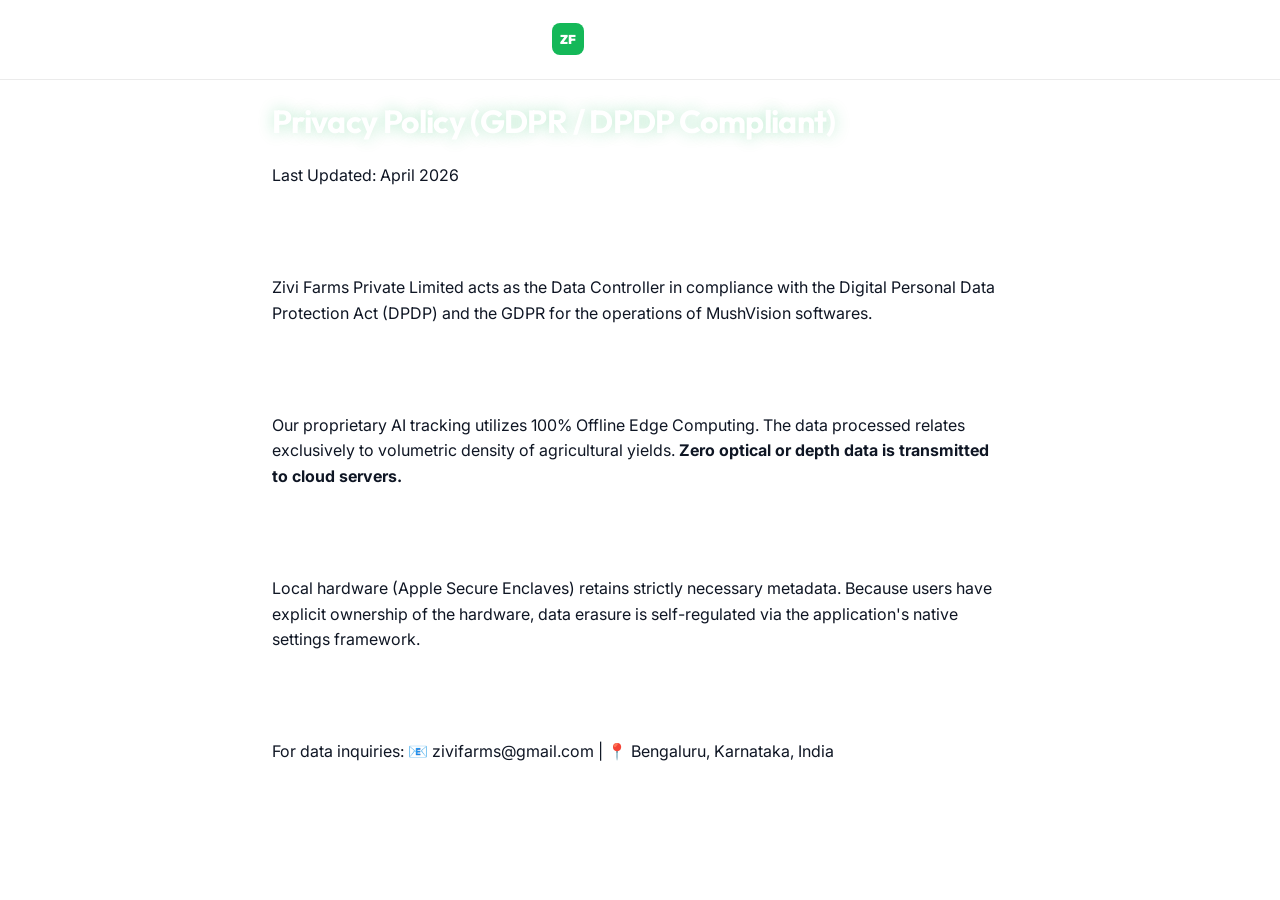
<file: ZiviFarmsWebsite/privacy.html>
<!DOCTYPE html>
<html lang="en">
<head>
    <meta charset="UTF-8">
    <meta name="viewport" content="width=device-width, initial-scale=1.0">
    <title>Privacy Policy | Zivi Farms</title>
    <link href="https://fonts.googleapis.com/css2?family=Poppins:wght@400;600;700&family=Inter:wght@400;500&display=swap" rel="stylesheet">
    <link rel="stylesheet" href="css/style.css">
    <style>.prose { max-width: 800px; margin: 0 auto; color: var(--color-text-secondary); padding: 4rem 2rem; } .prose h1, .prose h2 { color: white; margin-top: 2rem; margin-bottom: 1rem;} .prose ul { margin-left: 2rem; margin-bottom: 1rem; }</style>
</head>
<body>
    <nav class="navbar scrolled"><div class="container">
        <a href="index.html" class="logo" style="color:white;"><span class="logo-icon">ZF</span>ZIVI FARMS</a>
    </div></nav>
    <main class="prose">
        <h1 class="neon-text">Privacy Policy (GDPR / DPDP Compliant)</h1>
        <p>Last Updated: April 2026</p>
        
        <h2>1. Controller Identity</h2>
        <p>Zivi Farms Private Limited acts as the Data Controller in compliance with the Digital Personal Data Protection Act (DPDP) and the GDPR for the operations of MushVision softwares.</p>

        <h2>2. Offline Edge Architecture</h2>
        <p>Our proprietary AI tracking utilizes 100% Offline Edge Computing. The data processed relates exclusively to volumetric density of agricultural yields. <strong>Zero optical or depth data is transmitted to cloud servers.</strong></p>

        <h2>3. Data Minimization & Retention</h2>
        <p>Local hardware (Apple Secure Enclaves) retains strictly necessary metadata. Because users have explicit ownership of the hardware, data erasure is self-regulated via the application's native settings framework.</p>

        <h2>4. Contact</h2>
        <p>For data inquiries: 📧 zivifarms@gmail.com | 📍 Bengaluru, Karnataka, India</p>
    </main>
</body>
</html>
</file>
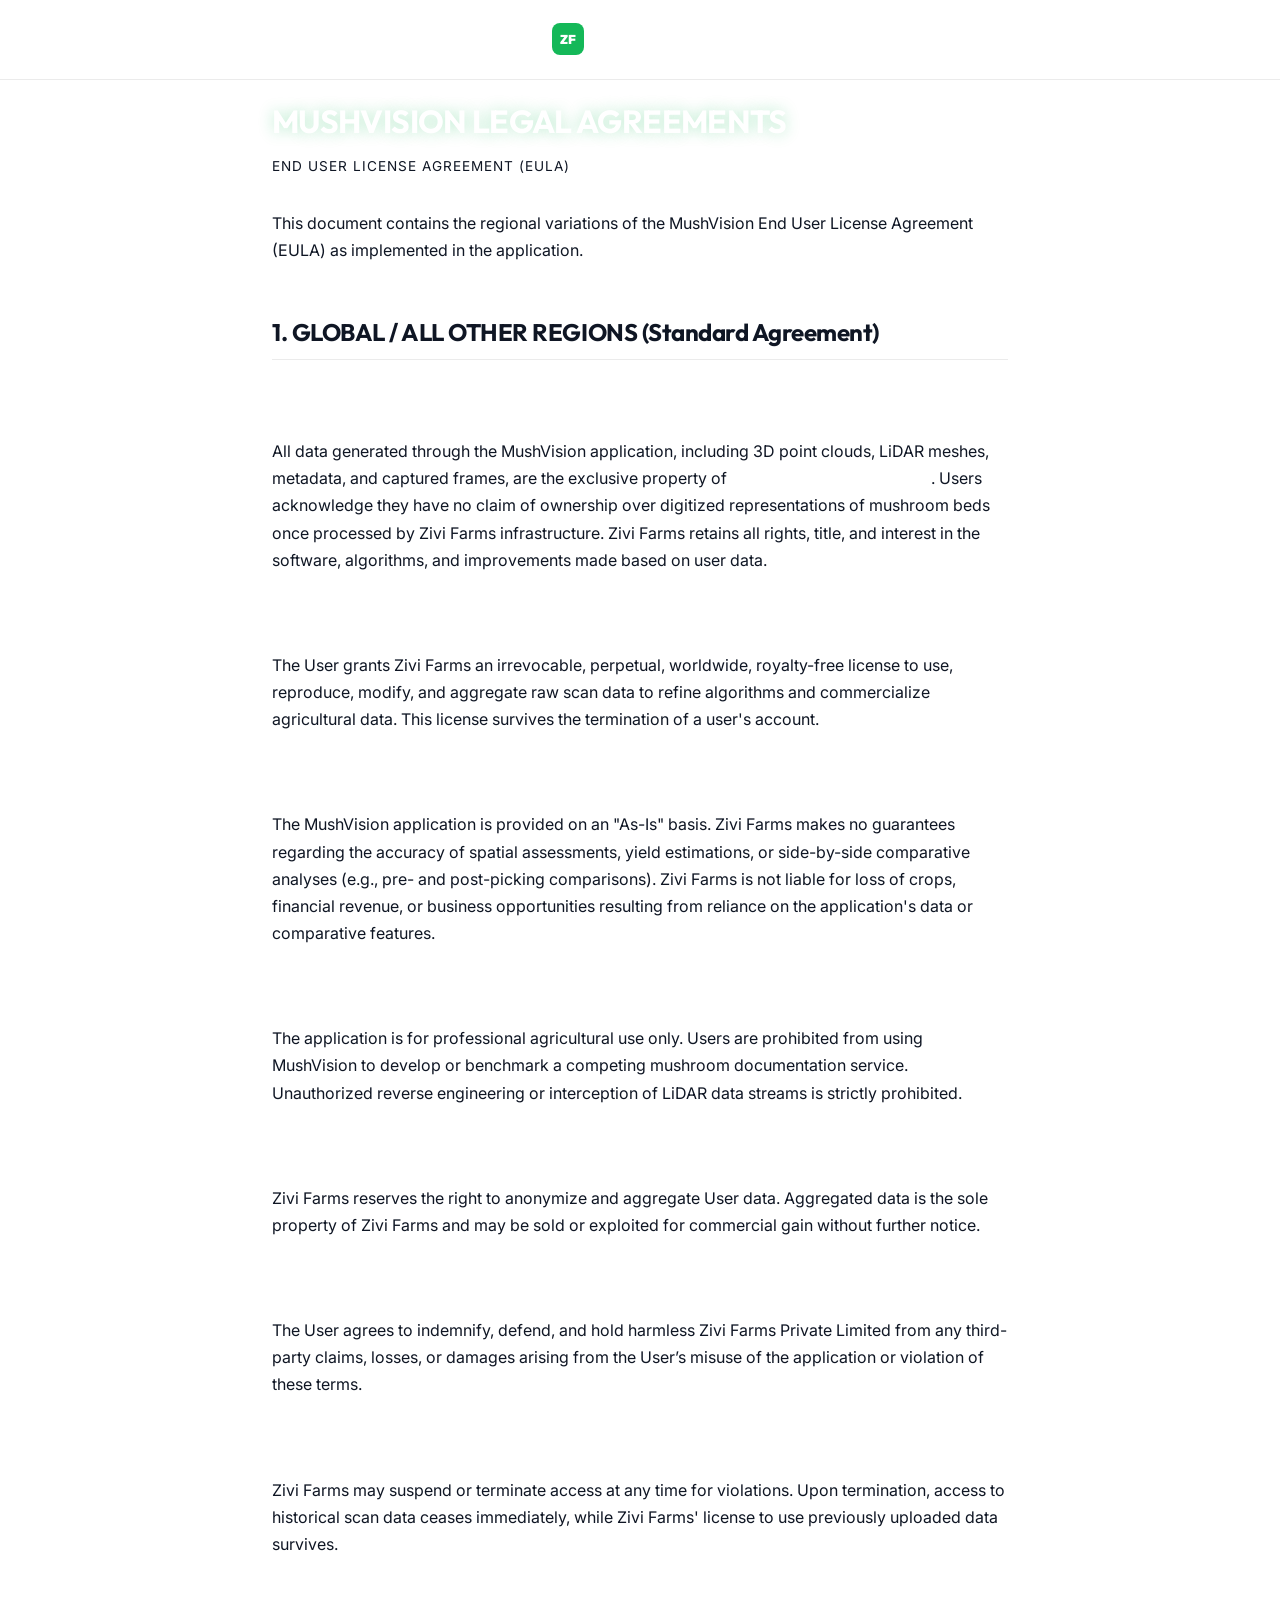
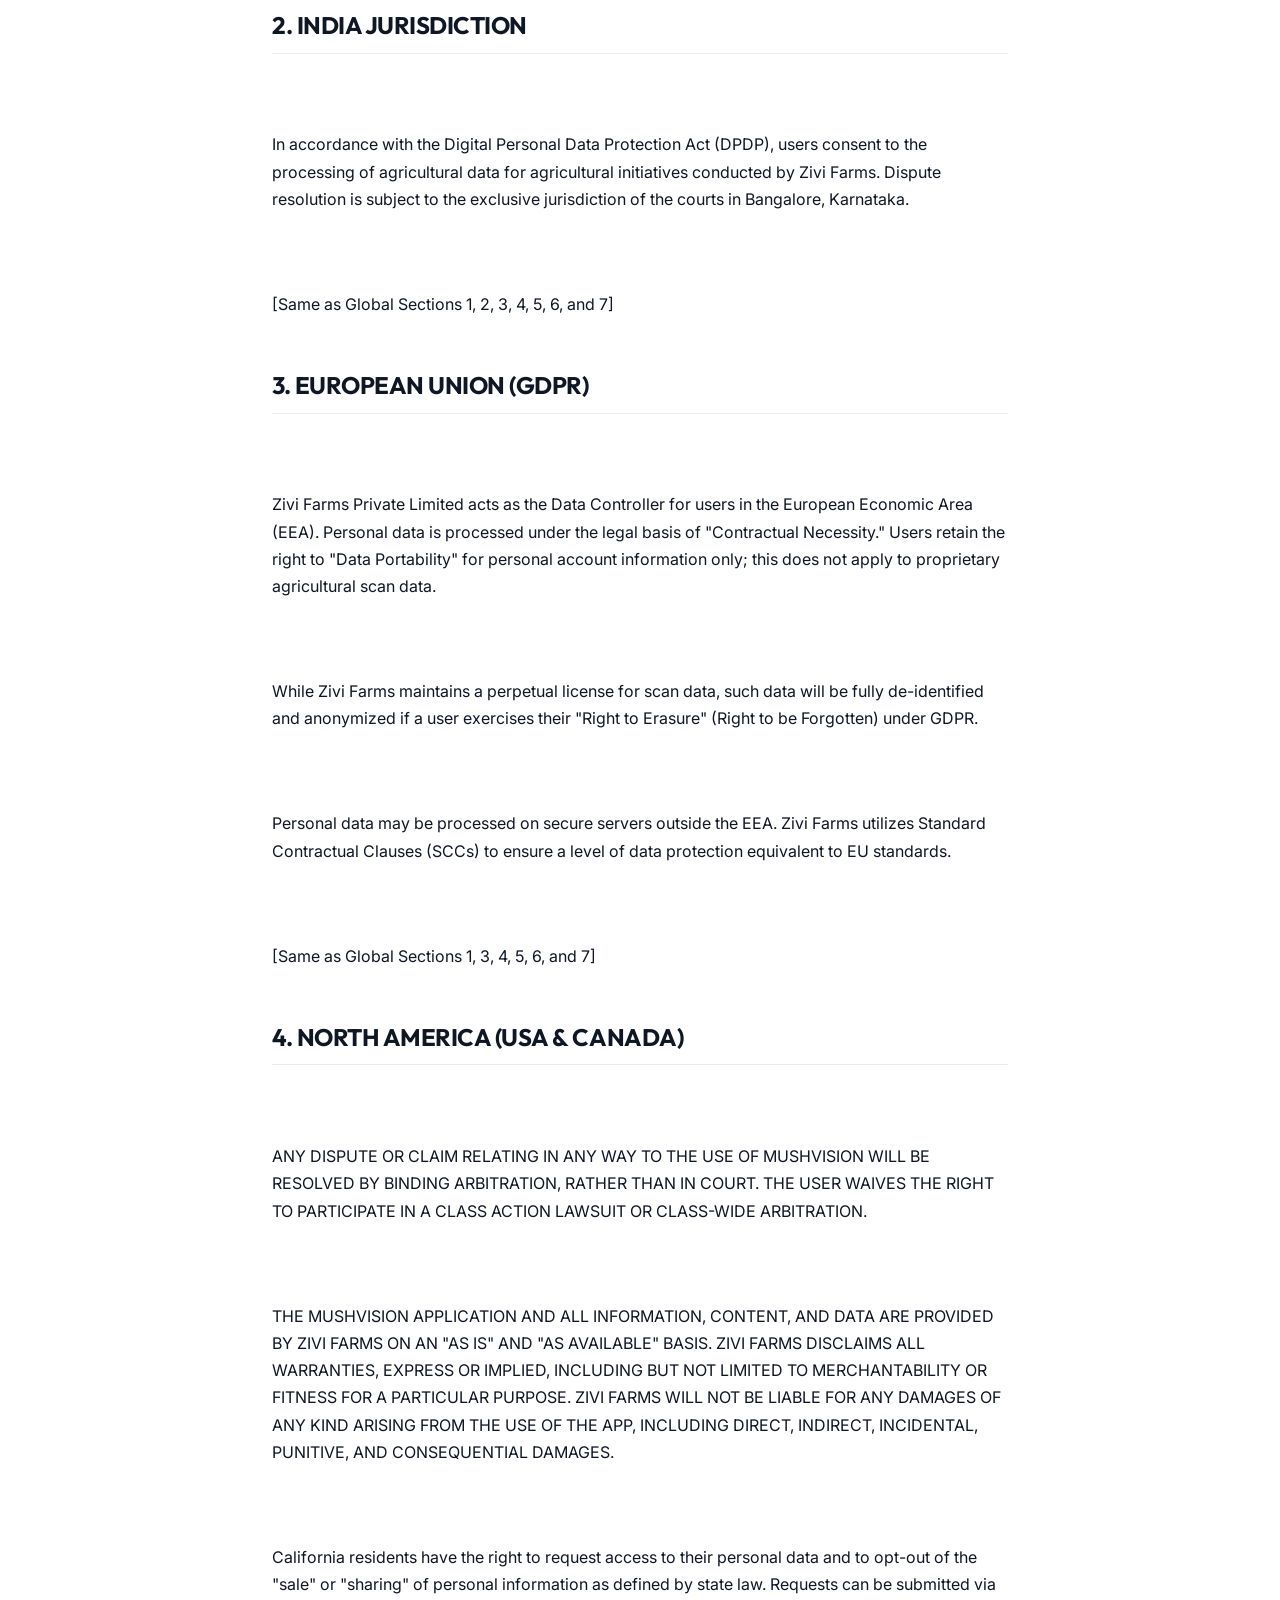
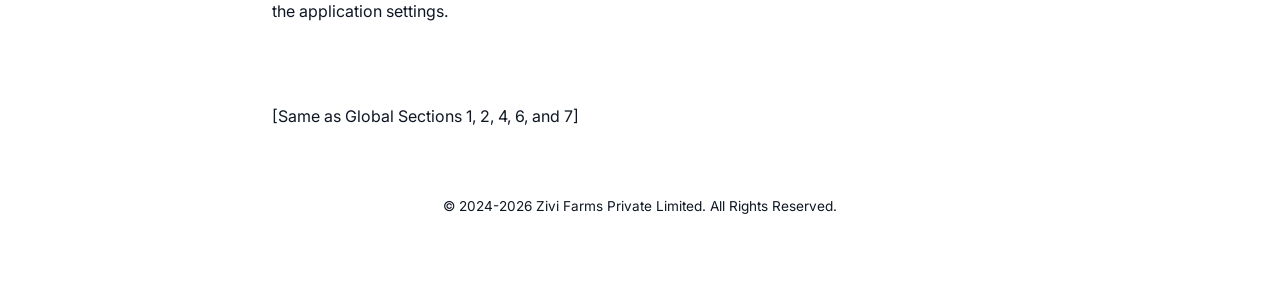
<file: ZiviFarmsWebsite/terms.html>
<!DOCTYPE html>
<html lang="en">
<head>
    <meta charset="UTF-8">
    <meta name="viewport" content="width=device-width, initial-scale=1.0">
    <title>Terms & Conditions | Zivi Farms</title>
    <link href="https://fonts.googleapis.com/css2?family=Poppins:wght@400;600;700&family=Inter:wght@400;500&display=swap" rel="stylesheet">
    <link rel="stylesheet" href="css/style.css">
    <style>
        .prose { max-width: 800px; margin: 0 auto; color: var(--color-text-secondary); padding: 4rem 2rem; } 
        .prose h1, .prose h2, .prose h3 { color: white; margin-top: 2rem; margin-bottom: 1rem;}
        .prose h1 { margin-bottom: 0.5rem; }
        .prose h2 { border-bottom: 1px solid var(--color-border); padding-bottom: 0.5rem; margin-top: 3rem; color: var(--color-brand-primary); }
        .prose ul { margin-left: 2rem; margin-bottom: 1rem; }
        .prose p { margin-bottom: 1rem; line-height: 1.7; }
        .prose strong { color: white; }
    </style>
</head>
<body>
    <nav class="navbar scrolled"><div class="container">
        <a href="index.html" class="logo" style="color:white;"><div class="logo-icon">ZF</div>ZIVI FARMS</a>
    </div></nav>
    <main class="prose">
        <h1 class="neon-text">MUSHVISION LEGAL AGREEMENTS</h1>
        <p style="text-transform: uppercase; font-size: 0.85rem; letter-spacing: 1px;">End User License Agreement (EULA)</p>
        
        <p style="margin-top: 2rem;">This document contains the regional variations of the MushVision End User License Agreement (EULA) as implemented in the application.</p>

        <h2>1. GLOBAL / ALL OTHER REGIONS (Standard Agreement)</h2>
        
        <h3>1. Data Ownership & Intellectual Property</h3>
        <p>All data generated through the MushVision application, including 3D point clouds, LiDAR meshes, metadata, and captured frames, are the exclusive property of <strong>Zivi Farms Private Limited</strong>. Users acknowledge they have no claim of ownership over digitized representations of mushroom beds once processed by Zivi Farms infrastructure. Zivi Farms retains all rights, title, and interest in the software, algorithms, and improvements made based on user data.</p>
        
        <h3>2. Perpetual Data Usage License</h3>
        <p>The User grants Zivi Farms an irrevocable, perpetual, worldwide, royalty-free license to use, reproduce, modify, and aggregate raw scan data to refine algorithms and commercialize agricultural data. This license survives the termination of a user's account.</p>
        
        <h3>3. Limitation of Liability</h3>
        <p>The MushVision application is provided on an "As-Is" basis. Zivi Farms makes no guarantees regarding the accuracy of spatial assessments, yield estimations, or side-by-side comparative analyses (e.g., pre- and post-picking comparisons). Zivi Farms is not liable for loss of crops, financial revenue, or business opportunities resulting from reliance on the application's data or comparative features.</p>
        
        <h3>4. Professional Conduct & Non-Compete</h3>
        <p>The application is for professional agricultural use only. Users are prohibited from using MushVision to develop or benchmark a competing mushroom documentation service. Unauthorized reverse engineering or interception of LiDAR data streams is strictly prohibited.</p>
        
        <h3>5. Data Aggregation & Monetization</h3>
        <p>Zivi Farms reserves the right to anonymize and aggregate User data. Aggregated data is the sole property of Zivi Farms and may be sold or exploited for commercial gain without further notice.</p>
        
        <h3>6. Indemnification</h3>
        <p>The User agrees to indemnify, defend, and hold harmless Zivi Farms Private Limited from any third-party claims, losses, or damages arising from the User’s misuse of the application or violation of these terms.</p>
        
        <h3>7. Termination of Access</h3>
        <p>Zivi Farms may suspend or terminate access at any time for violations. Upon termination, access to historical scan data ceases immediately, while Zivi Farms' license to use previously uploaded data survives.</p>

        <h2>2. INDIA JURISDICTION</h2>
        
        <h3>1. Digital Personal Data Protection (India)</h3>
        <p>In accordance with the Digital Personal Data Protection Act (DPDP), users consent to the processing of agricultural data for agricultural initiatives conducted by Zivi Farms. Dispute resolution is subject to the exclusive jurisdiction of the courts in Bangalore, Karnataka.</p>
        
        <h3>2. All Other Sections</h3>
        <p>[Same as Global Sections 1, 2, 3, 4, 5, 6, and 7]</p>

        <h2>3. EUROPEAN UNION (GDPR)</h2>
        
        <h3>1. GDPR Compliance (EU Specific)</h3>
        <p>Zivi Farms Private Limited acts as the Data Controller for users in the European Economic Area (EEA). Personal data is processed under the legal basis of "Contractual Necessity." Users retain the right to "Data Portability" for personal account information only; this does not apply to proprietary agricultural scan data.</p>
        
        <h3>2. Data De-identification & Erasure</h3>
        <p>While Zivi Farms maintains a perpetual license for scan data, such data will be fully de-identified and anonymized if a user exercises their "Right to Erasure" (Right to be Forgotten) under GDPR.</p>
        
        <h3>3. Data Residency</h3>
        <p>Personal data may be processed on secure servers outside the EEA. Zivi Farms utilizes Standard Contractual Clauses (SCCs) to ensure a level of data protection equivalent to EU standards.</p>
        
        <h3>4. All Other Sections</h3>
        <p>[Same as Global Sections 1, 3, 4, 5, 6, and 7]</p>

        <h2>4. NORTH AMERICA (USA & CANADA)</h2>
        
        <h3>1. Binding Arbitration and Class Action Waiver</h3>
        <p style="text-transform: uppercase;">ANY DISPUTE OR CLAIM RELATING IN ANY WAY TO THE USE OF MUSHVISION WILL BE RESOLVED BY BINDING ARBITRATION, RATHER THAN IN COURT. THE USER WAIVES THE RIGHT TO PARTICIPATE IN A CLASS ACTION LAWSUIT OR CLASS-WIDE ARBITRATION.</p>
        
        <h3>2. Disclaimer of Warranties and Limitation of Liability</h3>
        <p style="text-transform: uppercase;">THE MUSHVISION APPLICATION AND ALL INFORMATION, CONTENT, AND DATA ARE PROVIDED BY ZIVI FARMS ON AN "AS IS" AND "AS AVAILABLE" BASIS. ZIVI FARMS DISCLAIMS ALL WARRANTIES, EXPRESS OR IMPLIED, INCLUDING BUT NOT LIMITED TO MERCHANTABILITY OR FITNESS FOR A PARTICULAR PURPOSE. ZIVI FARMS WILL NOT BE LIABLE FOR ANY DAMAGES OF ANY KIND ARISING FROM THE USE OF THE APP, INCLUDING DIRECT, INDIRECT, INCIDENTAL, PUNITIVE, AND CONSEQUENTIAL DAMAGES.</p>
        
        <h3>3. California Privacy Rights (CCPA/CPRA)</h3>
        <p>California residents have the right to request access to their personal data and to opt-out of the "sale" or "sharing" of personal information as defined by state law. Requests can be submitted via the application settings.</p>
        
        <h3>4. All Other Sections</h3>
        <p>[Same as Global Sections 1, 2, 4, 6, and 7]</p>

        <p style="margin-top: 4rem; text-align: center; font-size: 0.85rem;">&copy; 2024-2026 Zivi Farms Private Limited. All Rights Reserved.</p>
    </main>
</body>
</html>
</file>
<file: ZiviFarmsWebsite/css/style.css>
@import url('https://fonts.googleapis.com/css2?family=Inter:wght@300;400;500;600;700&family=Outfit:wght@600;700;800&display=swap');

:root {
    /* Color Palette - Premium "Deep Tech" */
    --color-primary: hsl(145, 80%, 40%); /* Zivi Green */
    --color-primary-glow: hsla(145, 80%, 40%, 0.3);
    --color-secondary: hsl(200, 90%, 45%); /* Tech Blue */
    --color-background: hsl(0, 0%, 100%);
    --color-surface: hsl(220, 30%, 98%);
    --color-surface-hover: hsl(220, 30%, 95%);
    --color-text: hsl(220, 40%, 10%);
    --color-text-dim: hsl(220, 20%, 35%);
    --color-border: hsla(0, 0%, 0%, 0.08);
    
    /* Spacing */
    --space-xs: 0.5rem;
    --space-sm: 1rem;
    --space-md: 2rem;
    --space-lg: 4rem;
    --space-xl: 8rem;
    
    /* Effects */
    --glass: rgba(0, 0, 0, 0.03);
    --glass-border: rgba(0, 0, 0, 0.08);
    --shadow-premium: 0 20px 40px rgba(0, 0, 0, 0.05);
    --transition: all 0.4s cubic-bezier(0.16, 1, 0.3, 1);
}

* {
    margin: 0;
    padding: 0;
    box-sizing: border-box;
}

html {
    scroll-behavior: smooth;
    overflow-x: hidden;
}

body {
    background-color: var(--color-background);
    color: var(--color-text);
    font-family: 'Inter', system-ui, -apple-system, sans-serif;
    line-height: 1.6;
    overflow-x: hidden;
}

h1, h2, h3, h4 {
    font-family: 'Outfit', sans-serif;
    font-weight: 700;
    letter-spacing: -0.02em;
}

/* Typography Utilities */
.gradient-text {
    background: linear-gradient(135deg, var(--color-primary), var(--color-secondary));
    -webkit-background-clip: text;
    background-clip: text;
    -webkit-text-fill-color: transparent;
}

.text-dim { color: var(--color-text-dim); }

.text-center { text-align: center; }

.neon-text {
    color: var(--color-primary);
    text-shadow: 0 0 15px var(--color-primary-glow);
}

/* Layout Components */
.container {
    max-width: 1200px;
    margin: 0 auto;
    padding: 0 var(--space-md);
}

.section-padding {
    padding: var(--space-xl) 0;
}

/* Global Navigation */
.navbar {
    position: fixed;
    top: 0;
    width: 100%;
    height: 80px;
    display: flex;
    align-items: center;
    background: hsla(0, 0%, 100%, 0.8);
    backdrop-filter: blur(20px);
    border-bottom: 1px solid var(--glass-border);
    z-index: 1000;
}

.nav-content {
    display: flex;
    justify-content: space-between;
    align-items: center;
    width: 100%;
}

.logo {
    display: flex;
    align-items: center;
    gap: 0.75rem;
    font-family: 'Outfit', sans-serif;
    font-weight: 800;
    font-size: 1.5rem;
    color: var(--color-text);
    text-decoration: none;
}

.logo-icon {
    width: 32px;
    height: 32px;
    background: var(--color-primary);
    border-radius: 8px;
    display: flex;
    align-items: center;
    justify-content: center;
    font-size: 0.8rem;
    color: white;
    font-weight: 900;
}

.nav-links {
    display: flex;
    gap: 2.5rem;
    list-style: none;
}

.nav-links a {
    color: var(--color-text-dim);
    text-decoration: none;
    font-size: 0.9rem;
    font-weight: 500;
    transition: var(--transition);
}

.nav-links a:hover {
    color: var(--color-primary);
}

.mobile-menu-btn {
    display: none;
    background: transparent;
    border: none;
    color: var(--color-text);
    font-size: 1.5rem;
    cursor: pointer;
    z-index: 1001;
}

/* Common Components */
.btn {
    display: inline-flex;
    align-items: center;
    padding: 0.8rem 1.75rem;
    border-radius: 100px;
    text-decoration: none;
    font-weight: 600;
    font-size: 0.95rem;
    transition: var(--transition);
    cursor: pointer;
    border: none;
}

.btn-primary {
    background: var(--color-primary);
    color: white;
    box-shadow: 0 4px 15px var(--color-primary-glow);
}

.btn-primary:hover {
    transform: translateY(-2px) scale(1.02);
    box-shadow: 0 8px 25px var(--color-primary-glow);
}

.btn-outline {
    background: transparent;
    border: 1px solid var(--glass-border);
    color: var(--color-text);
}

.btn-outline:hover {
    border-color: var(--color-primary);
    background: var(--glass);
    transform: translateY(-2px);
}

.glass-card {
    background: var(--glass);
    backdrop-filter: blur(10px);
    border: 1px solid var(--glass-border);
    border-radius: 24px;
    padding: var(--space-md);
    transition: var(--transition);
}

.glass-card:hover {
    background: hsla(0, 0%, 0%, 0.02);
    border-color: hsla(0, 0%, 0%, 0.1);
    transform: translateY(-5px);
}

/* Sections */

/* Hero */
.hero {
    min-height: 100vh;
    display: flex;
    align-items: center;
    position: relative;
    overflow: hidden;
    padding-top: 80px;
}

.hero-bg {
    position: absolute;
    top: 0;
    left: 0;
    width: 100%;
    height: 100%;
    z-index: -1;
    background: 
        radial-gradient(circle at 80% 20%, hsla(145, 100%, 50%, 0.1), transparent 40%),
        radial-gradient(circle at 20% 80%, hsla(200, 100%, 50%, 0.1), transparent 40%);
}

.hero-grid {
    position: absolute;
    width: 100%;
    height: 100%;
    background-image: 
        linear-gradient(var(--glass-border) 1px, transparent 1px),
        linear-gradient(90deg, var(--glass-border) 1px, transparent 1px);
    background-size: 60px 60px;
    mask-image: radial-gradient(circle at 50% 50%, black, transparent 80%);
    opacity: 0.3;
}

.hero-content {
    max-width: 800px;
    position: relative;
    z-index: 2;
}

.badge {
    display: inline-block;
    padding: 0.6rem 1.25rem;
    background: var(--glass);
    border: 1px solid var(--glass-border);
    border-radius: 100px;
    font-size: 0.8rem;
    font-weight: 600;
    text-transform: uppercase;
    letter-spacing: 0.15em;
    color: var(--color-primary);
    margin-bottom: 2rem;
}

.hero h1 {
    font-size: clamp(3rem, 8vw, 5.5rem);
    line-height: 1.05;
    margin-bottom: 1.5rem;
}

.hero p {
    font-size: 1.25rem;
    color: var(--color-text-dim);
    margin-bottom: 3rem;
    max-width: 650px;
    line-height: 1.8;
}

.hero-cta {
    display: flex;
    gap: 1.5rem;
}

/* Platform Section */
.grid-2 {
    display: grid;
    grid-template-columns: 1fr 1fr;
    gap: var(--space-lg);
    align-items: center;
}

.feature-list {
    list-style: none;
    margin-top: 2rem;
}

.feature-item {
    display: flex;
    gap: 1.25rem;
    margin-bottom: 2rem;
}

.feature-icon {
    width: 32px;
    height: 32px;
    background: hsla(145, 100%, 50%, 0.1);
    border: 1px solid hsla(145, 100%, 50%, 0.2);
    border-radius: 8px;
    display: flex;
    align-items: center;
    justify-content: center;
    flex-shrink: 0;
    color: var(--color-primary);
    font-size: 1rem;
}

.feature-item h4 {
    margin-bottom: 0.5rem;
    color: var(--color-text);
}

.feature-item p {
    font-size: 0.9rem;
    color: var(--color-text-dim);
}

/* Hardware-Software Loop Graphic */
.loop-wrapper {
    background: var(--color-surface);
    border: 1px solid var(--glass-border);
    border-radius: 40px;
    padding: var(--space-lg);
    display: flex;
    justify-content: center;
    align-items: center;
    position: relative;
    overflow: hidden;
}

.loop-container {
    height: 450px;
    width: 450px;
    position: relative;
    display: flex;
    align-items: center;
    justify-content: center;
}

.loop-center {
    width: 140px;
    height: 140px;
    background: var(--color-surface);
    border: 1px solid var(--color-primary);
    border-radius: 50%;
    display: flex;
    flex-direction: column;
    align-items: center;
    justify-content: center;
    text-align: center;
    z-index: 10;
    box-shadow: 0 0 40px var(--color-primary-glow);
    padding: 1rem;
}

.loop-center span {
    font-size: 0.7rem;
    text-transform: uppercase;
    letter-spacing: 0.1em;
    color: var(--color-primary);
    font-weight: 700;
}

.loop-center h4 {
    font-size: 0.9rem;
    margin-top: 5px;
}

.loop-orbit {
    position: absolute;
    width: 320px;
    height: 320px;
    border: 1px dashed var(--glass-border);
    border-radius: 50%;
    z-index: 1;
}

.loop-node {
    padding: 10px;
    width: 100px;
    height: 100px;
    background: var(--color-surface);
    border: 1px solid var(--glass-border);
    border-radius: 24px;
    display: flex;
    flex-direction: column;
    align-items: center;
    justify-content: center;
    text-align: center;
    font-size: 0.75rem;
    transition: border-color 0.3s ease, box-shadow 0.3s ease;
}

.loop-node i {
    font-size: 1.5rem;
    margin-bottom: 8px;
    color: var(--color-primary);
}

.node-rotator {
    position: absolute;
    top: 50%;
    left: 50%;
    width: 320px;
    height: 320px;
    margin-top: -160px;
    margin-left: -160px;
    display: flex;
    justify-content: center;
    align-items: flex-start; /* Place node at the top of the circle */
    z-index: 5;
    pointer-events: none; /* Allow interaction with elements behind it if needed */
}

.loop-node {
    pointer-events: auto; /* Re-enable for the node itself */
    padding: 10px;
    width: 100px;
    height: 100px;
    background: var(--color-surface);
    border: 1px solid var(--glass-border);
    border-radius: 24px;
    display: flex;
    flex-direction: column;
    align-items: center;
    justify-content: center;
    text-align: center;
    font-size: 0.75rem;
    transition: border-color 0.3s ease, box-shadow 0.3s ease;
    margin-top: -50px; /* Offset to center the node on the line */
}

/* Orbiting Animation */
@keyframes orbit-rotate {
    from { transform: rotate(0deg); }
    to { transform: rotate(360deg); }
}

@keyframes counter-rotate {
    from { transform: rotate(0deg); }
    to { transform: rotate(-360deg); }
}

.node-rotator[data-node="1"] { animation: orbit-rotate 20s linear infinite; }
.node-rotator[data-node="1"] .loop-node { animation: counter-rotate 20s linear infinite; }

.node-rotator[data-node="2"] { animation: orbit-rotate 20s linear infinite -6.66s; }
.node-rotator[data-node="2"] .loop-node { animation: counter-rotate 20s linear infinite -6.66s; }

.node-rotator[data-node="3"] { animation: orbit-rotate 20s linear infinite -13.33s; }
.node-rotator[data-node="3"] .loop-node { animation: counter-rotate 20s linear infinite -13.33s; }

.loop-particle {
    position: absolute;
    top: 50%;
    left: 50%;
    width: 10px;
    height: 10px;
    margin-top: -165px; /* Orbit radius + half particle size */
    background: var(--color-primary);
    border-radius: 50%;
    box-shadow: 0 0 15px var(--color-primary);
    z-index: 2;
    transform-origin: center 165px;
    animation: orbit-rotate 5s linear infinite;
}

@keyframes moveParticle {
    0% { offset-distance: 0%; }
    100% { offset-distance: 100%; }
}

@keyframes rotate {
    from { transform: rotate(0deg); }
    to { transform: rotate(360deg); }
}

/* Ecosystem Section */
.section-header {
    text-align: center;
    max-width: 700px;
    margin: 0 auto var(--space-lg);
}

.section-header h2 {
    font-size: 3rem;
    margin-bottom: 1rem;
}

.grid-3 {
    display: grid;
    grid-template-columns: repeat(3, 1fr);
    gap: var(--space-md);
}

.ecosystem-card {
    padding: 0;
    overflow: hidden;
}

.ecosystem-img-wrapper {
    width: 100%;
    height: 250px;
    overflow: hidden;
}

.ecosystem-img {
    width: 100%;
    height: 100%;
    object-fit: cover;
    transition: var(--transition);
}

.ecosystem-card:hover .ecosystem-img {
    transform: scale(1.05);
}

.ecosystem-body {
    padding: var(--space-md);
}

.ecosystem-status {
    font-size: 0.7rem;
    text-transform: uppercase;
    letter-spacing: 0.1em;
    color: var(--color-primary);
    font-weight: 700;
    margin-bottom: 0.5rem;
    display: block;
}

.ecosystem-card h3 {
    margin-bottom: 1rem;
}

.ecosystem-card p {
    font-size: 0.95rem;
    color: var(--color-text-dim);
    margin-bottom: 1.5rem;
}

/* Impact Section */
.impact-stats {
    display: grid;
    grid-template-columns: repeat(3, 1fr);
    gap: var(--space-md);
    margin: var(--space-lg) 0;
}

.stat-card {
    text-align: center;
}

.stat-value {
    font-family: 'Outfit', sans-serif;
    font-size: 4rem;
    font-weight: 800;
    color: var(--color-primary);
    margin-bottom: 0.5rem;
    line-height: 1;
}

.stat-label {
    font-size: 1rem;
    font-weight: 600;
    color: var(--color-text);
    margin-bottom: 0.5rem;
}

.stat-desc {
    font-size: 0.85rem;
    color: var(--color-text-dim);
}

/* Impact Points */
.impact-points {
    margin-top: var(--space-xl);
    display: grid;
    grid-template-columns: repeat(2, 1fr);
    gap: var(--space-lg);
}

.impact-point {
    display: flex;
    gap: 1.5rem;
}

.impact-point-icon {
    font-size: 2rem;
    flex-shrink: 0;
}

/* Contact Section */
.contact-grid {
    display: grid;
    grid-template-columns: 1fr 1fr;
    gap: var(--space-xl);
}

.contact-info h3 {
    font-size: 2.5rem;
    margin-bottom: 1.5rem;
}

.contact-item {
    display: flex;
    gap: 1rem;
    margin-bottom: 2rem;
}

.contact-icon {
    width: 48px;
    height: 48px;
    background: var(--glass);
    border-radius: 12px;
    display: flex;
    align-items: center;
    justify-content: center;
    font-size: 1.25rem;
    color: var(--color-primary);
}

.contact-form-wrapper {
    background: var(--color-surface);
    padding: var(--space-lg);
    border-radius: 32px;
    border: 1px solid var(--glass-border);
}

.form-group {
    margin-bottom: 1.5rem;
}

.form-group label {
    display: block;
    font-size: 0.8rem;
    font-weight: 600;
    text-transform: uppercase;
    letter-spacing: 0.05em;
    color: var(--color-text-dim);
    margin-bottom: 0.5rem;
}

.form-group input, 
.form-group textarea {
    width: 100%;
    background: var(--color-surface-hover);
    border: 1px solid var(--glass-border);
    border-radius: 12px;
    padding: 1rem;
    color: var(--color-text);
    font-family: inherit;
    transition: var(--transition);
}

.form-group input:focus, 
.form-group textarea:focus {
    outline: none;
    border-color: var(--color-primary);
}

/* Footer */
.footer {
    padding: var(--space-xl) 0 var(--space-md);
    background: var(--color-surface);
    border-top: 1px solid var(--glass-border);
}

.footer-main {
    display: grid;
    grid-template-columns: 2fr 1fr 1fr 1fr;
    gap: var(--space-lg);
    margin-bottom: var(--space-xl);
}

.footer-logo {
    font-size: 2rem;
    margin-bottom: 1rem;
}

.footer-nav h4 {
    margin-bottom: 1.5rem;
    font-size: 1rem;
}

.footer-links {
    list-style: none;
}

.footer-links li {
    margin-bottom: 0.75rem;
}

.footer-links a {
    text-decoration: none;
    color: var(--color-text-dim);
    font-size: 0.9rem;
    transition: var(--transition);
}

.footer-links a:hover {
    color: var(--color-primary);
}

.footer-bottom {
    display: flex;
    justify-content: space-between;
    align-items: center;
    padding-top: var(--space-md);
    border-top: 1px solid var(--glass-border);
    font-size: 0.85rem;
    color: var(--color-text-dim);
}

/* Reveal Animations */
.reveal {
    opacity: 0;
    transform: translateY(30px);
    transition: all 0.8s cubic-bezier(0.16, 1, 0.3, 1);
}

.reveal.active {
    opacity: 1;
    transform: translateY(0);
}

/* Responsive */
@media (max-width: 1024px) {
    .grid-2, .contact-grid, .footer-main {
        grid-template-columns: 1fr;
    }
    
    .grid-3 {
        grid-template-columns: repeat(2, 1fr);
    }
    
    .loop-wrapper {
        margin-top: var(--space-md);
    }
}

@media (max-width: 768px) {
    .hero h1 { font-size: 3.5rem; }
    .impact-stats { grid-template-columns: 1fr; }
    .impact-points { grid-template-columns: 1fr; }
    .hero-cta { flex-direction: column; }
    
    .mobile-menu-btn { display: block; }
    .nav-links { display: none; }
    .nav-links.active {
        display: flex;
        flex-direction: column;
        position: absolute;
        top: 100%;
        left: 0;
        width: 100%;
        background: hsla(0, 0%, 100%, 0.98);
        backdrop-filter: blur(20px);
        padding: var(--space-md);
        border-bottom: 1px solid var(--glass-border);
        box-shadow: 0 10px 30px rgba(0,0,0,0.05);
        gap: 1.5rem;
        align-items: center;
    }
    
    .grid-3 { grid-template-columns: 1fr; }
    .section-header h2 { font-size: 2rem; }
    .stat-value { font-size: 2.5rem; }
    .footer-main { grid-template-columns: 1fr; gap: var(--space-md); }
}
</file>
